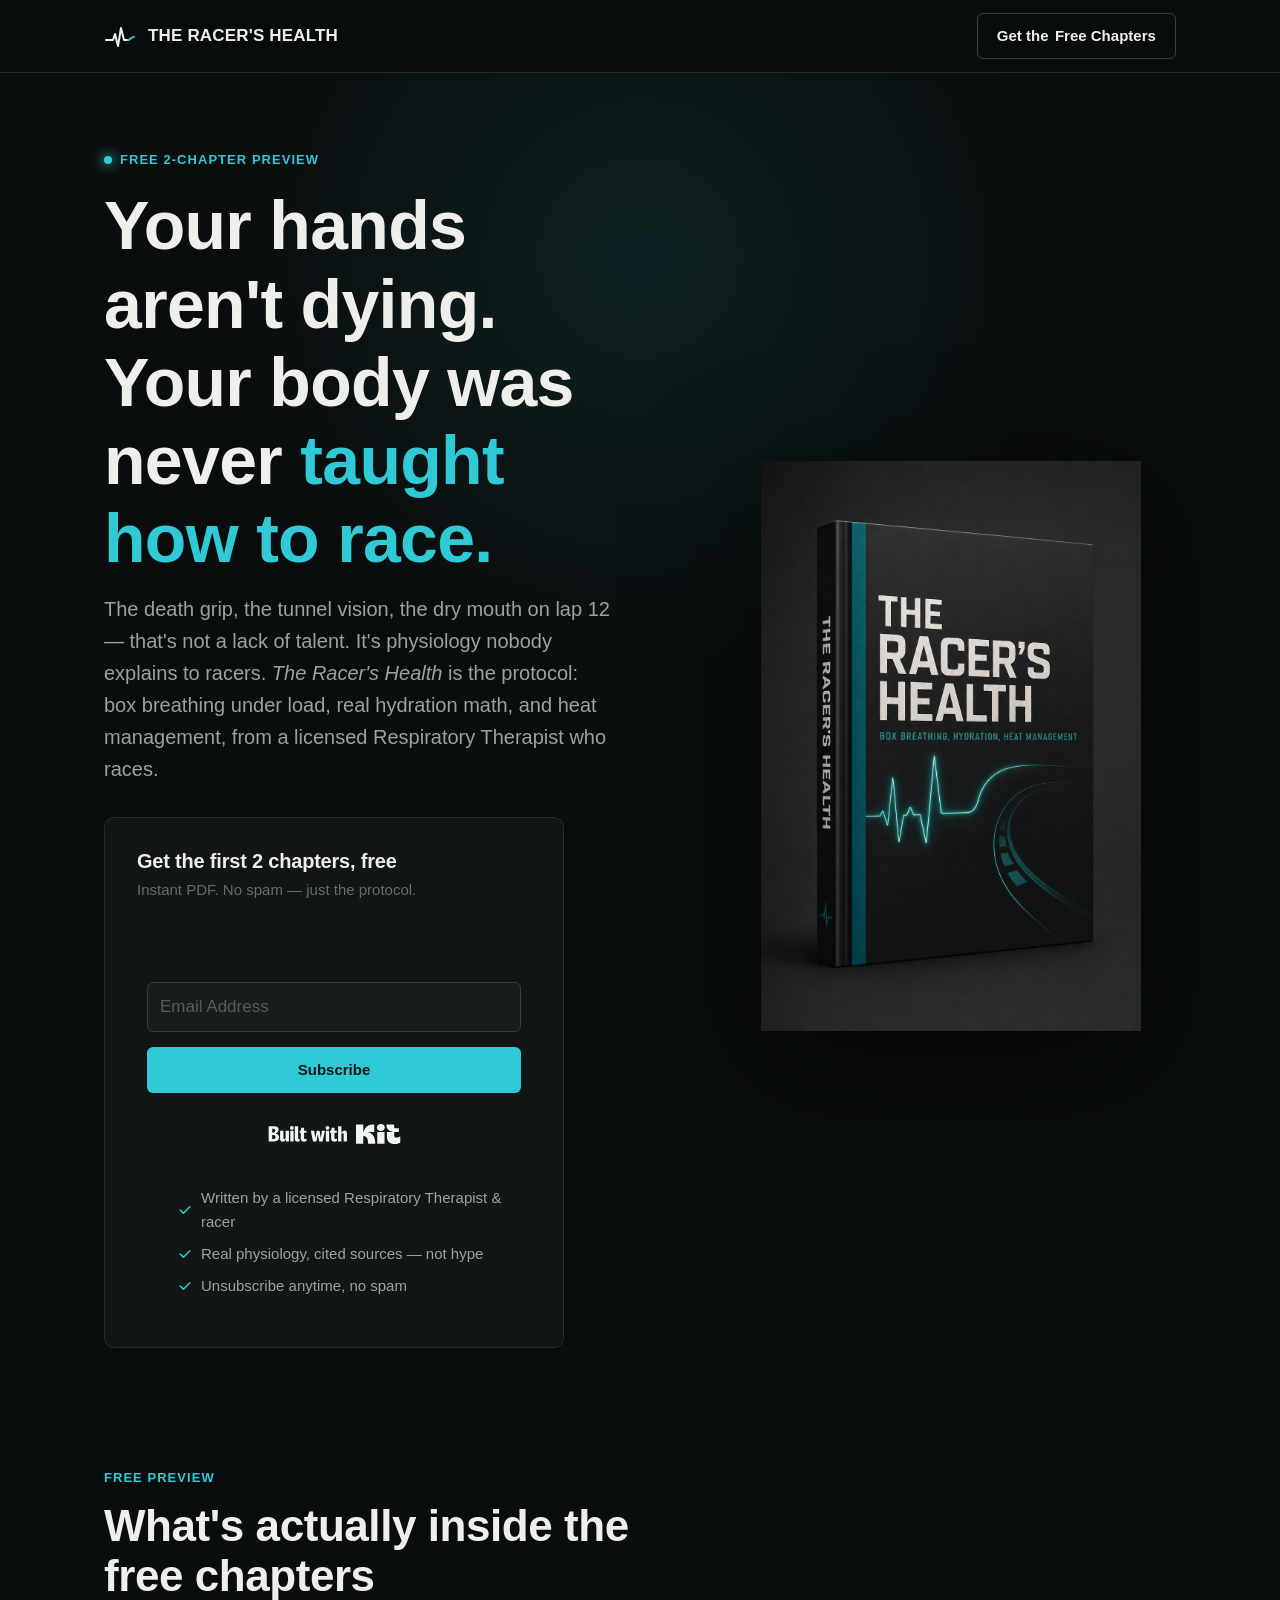
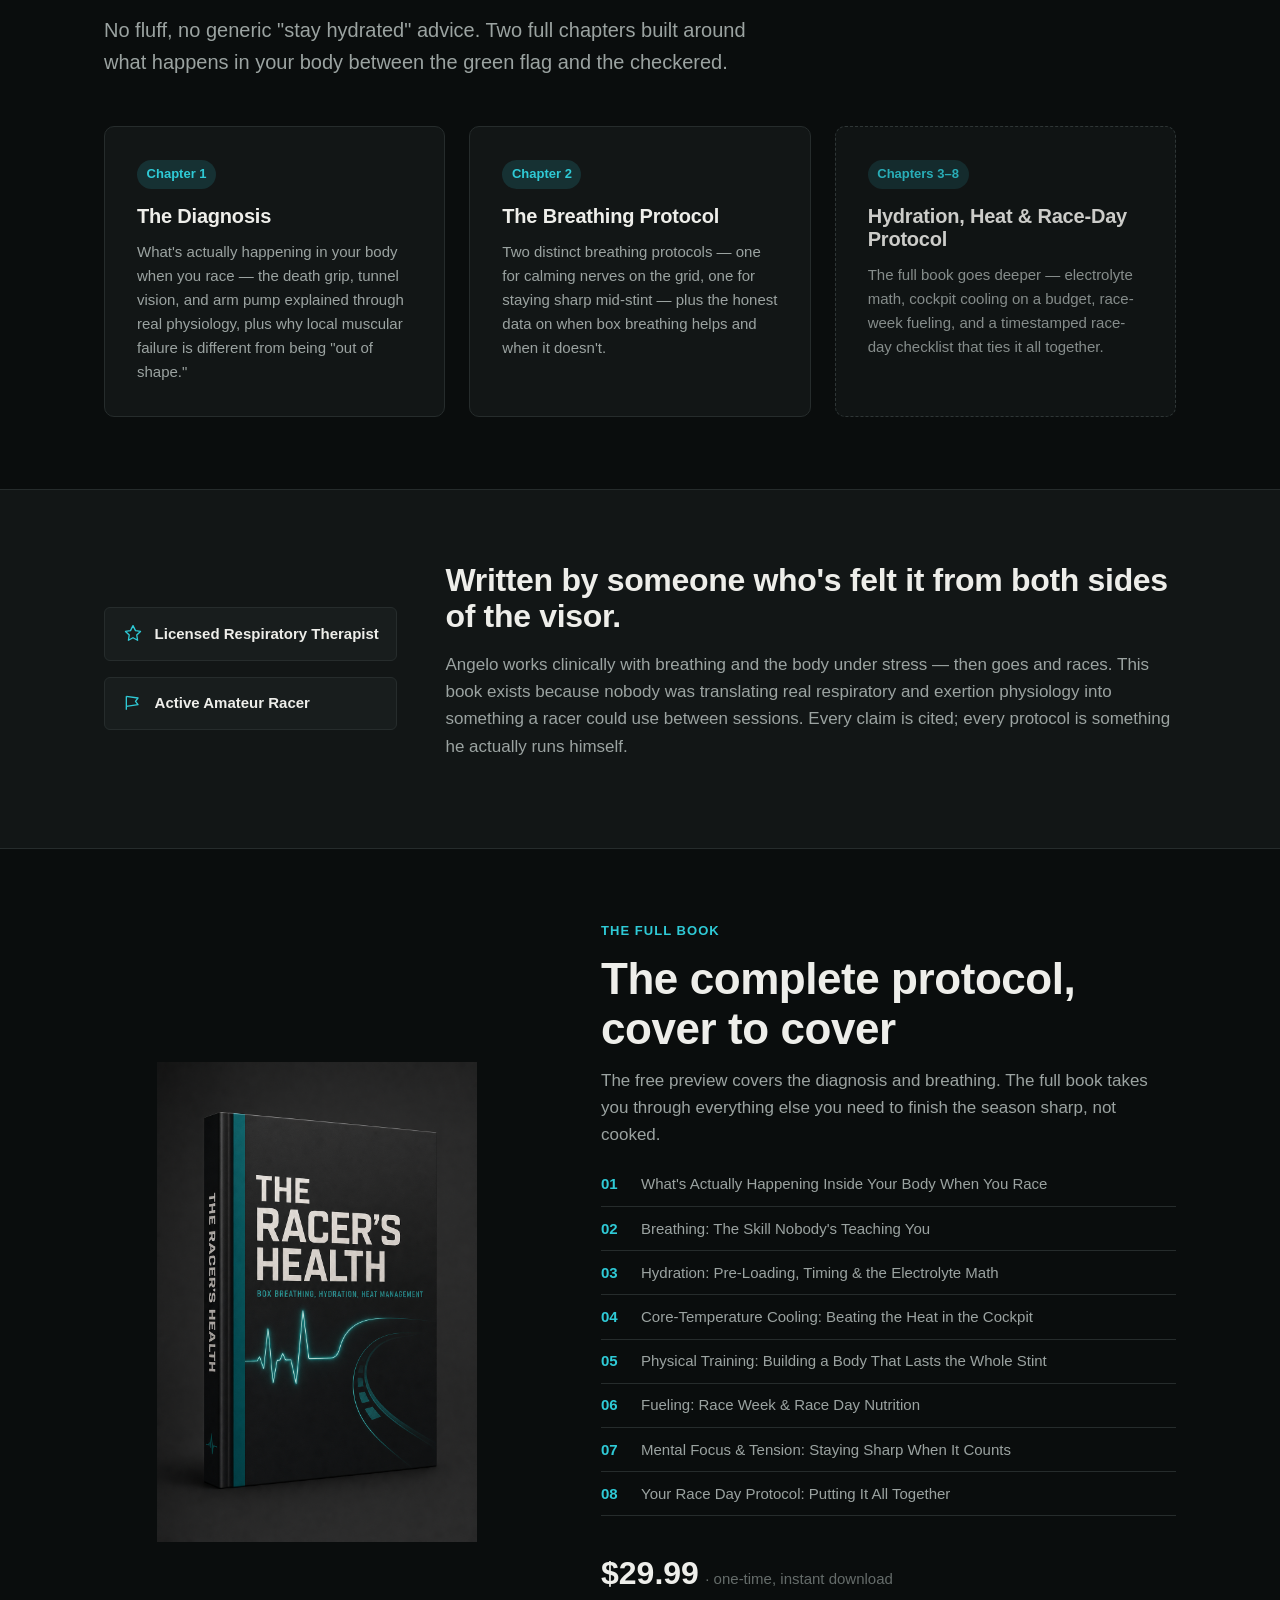
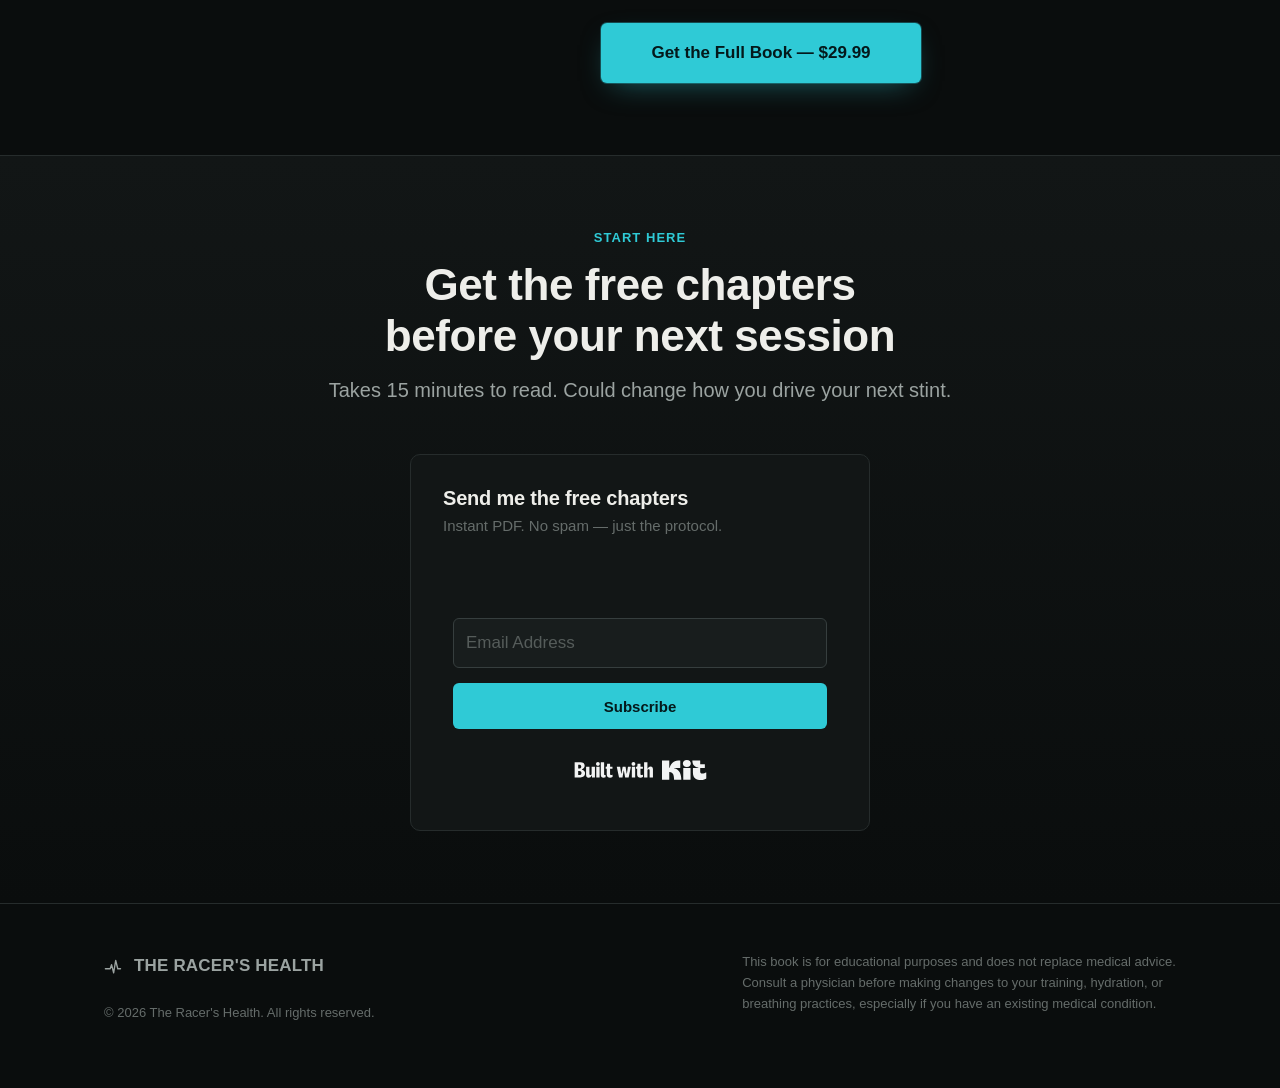
<file: index.html>
<!DOCTYPE html>
<html lang="en">
<head>
<meta charset="UTF-8">
<meta name="viewport" content="width=device-width, initial-scale=1.0">
<title>The Racer's Health — Get the Free Chapters</title>
<meta name="description" content="A free preview from The Racer's Health: the breathing, hydration, and heat-management protocol nobody teaches racers. Written by a licensed Respiratory Therapist and racer.">

<!-- ============================================================
     META PIXEL — PASTE YOUR PIXEL BASE CODE HERE
     1. Go to Meta Events Manager > your Pixel > Settings > Set Up Pixel Manually
     2. Copy the base code block and paste it in place of this comment
     3. Replace YOUR_PIXEL_ID below with your real Pixel ID
     This fires a PageView. The Lead event fires on thank-you.html after signup.
     ============================================================ -->
<!--
<script>
!function(f,b,e,v,n,t,s)
{if(f.fbq)return;n=f.fbq=function(){n.callMethod?
n.callMethod.apply(n,arguments):n.queue.push(arguments)};
if(!f._fbq)f._fbq=n;n.push=n;n.loaded=!0;n.version='2.0';
n.queue=[];t=b.createElement(e);t.async=!0;
t.src=v;s=b.getElementsByTagName(e)[0];
s.parentNode.insertBefore(t,s)}(window, document,'script',
'https://connect.facebook.net/en_US/fbevents.js');
fbq('init', 'YOUR_PIXEL_ID');
fbq('track', 'PageView');
</script>
-->

<script src="https://f.convertkit.com/ckjs/ck.5.js"></script>
<link rel="stylesheet" href="style.css">
</head>
<body>

<header class="site-header">
  <div class="container">
    <div class="brand">
      <svg viewBox="0 0 32 32" fill="none" aria-label="The Racer's Health logo">
        <path d="M2 20 H9 L11 14 L14 26 L17 8 L20 20 H24" stroke="currentColor" stroke-width="2" stroke-linecap="round" stroke-linejoin="round"/>
        <path d="M24 20 C 26 20 27 17 30 17" stroke="#2FCAD6" stroke-width="2" stroke-linecap="round"/>
      </svg>
      <span class="brand-name">The Racer's Health</span>
    </div>
    <a href="#signup" class="header-cta"><span class="long">Get the</span> Free Chapters</a>
  </div>
</header>

<main>
  <!-- ================= HERO ================= -->
  <section class="hero">
    <div class="container">
      <div class="hero-copy">
        <span class="eyebrow">Free 2-Chapter Preview</span>
        <h1>Your hands aren't dying. Your body was never <span>taught how to race.</span></h1>
        <p class="hero-sub">The death grip, the tunnel vision, the dry mouth on lap 12 — that's not a lack of talent. It's physiology nobody explains to racers. <em>The Racer's Health</em> is the protocol: box breathing under load, real hydration math, and heat management, from a licensed Respiratory Therapist who races.</p>

        <div class="signup-card" id="signup">
          <h3>Get the first 2 chapters, free</h3>
          <p class="signup-note">Instant PDF. No spam — just the protocol.</p>

          <div class="formkit-form-wrap">
<form action="https://app.kit.com/forms/9722563/subscriptions" class="seva-form formkit-form" method="post" data-sv-form="9722563" data-uid="8787737359" data-format="inline" data-version="5" data-options="{&quot;settings&quot;:{&quot;after_subscribe&quot;:{&quot;action&quot;:&quot;redirect&quot;,&quot;success_message&quot;:&quot;Success! Now check your email to confirm your subscription.&quot;,&quot;redirect_url&quot;:&quot; https://gelomespejo-creator.github.io/racers-health-funnel/thank-you.html&quot;},&quot;analytics&quot;:{&quot;google&quot;:null,&quot;fathom&quot;:null,&quot;facebook&quot;:null,&quot;segment&quot;:null,&quot;pinterest&quot;:null,&quot;sparkloop&quot;:null,&quot;googletagmanager&quot;:null},&quot;modal&quot;:{&quot;trigger&quot;:&quot;timer&quot;,&quot;scroll_percentage&quot;:null,&quot;timer&quot;:5,&quot;devices&quot;:&quot;all&quot;,&quot;show_once_every&quot;:15},&quot;powered_by&quot;:{&quot;show&quot;:true,&quot;url&quot;:&quot;https://kit.com/features/forms?utm_campaign=poweredby&amp;utm_content=form&amp;utm_medium=referral&amp;utm_source=dynamic&quot;},&quot;recaptcha&quot;:{&quot;enabled&quot;:false},&quot;return_visitor&quot;:{&quot;action&quot;:&quot;show&quot;,&quot;custom_content&quot;:&quot;&quot;},&quot;slide_in&quot;:{&quot;display_in&quot;:&quot;bottom_right&quot;,&quot;trigger&quot;:&quot;timer&quot;,&quot;scroll_percentage&quot;:null,&quot;timer&quot;:5,&quot;devices&quot;:&quot;all&quot;,&quot;show_once_every&quot;:15},&quot;sticky_bar&quot;:{&quot;display_in&quot;:&quot;top&quot;,&quot;trigger&quot;:&quot;timer&quot;,&quot;scroll_percentage&quot;:null,&quot;timer&quot;:5,&quot;devices&quot;:&quot;all&quot;,&quot;show_once_every&quot;:15}},&quot;version&quot;:&quot;5&quot;}" min-width="400 500 600 700 800" __gcruniqueid="14"><div data-style="clean"><ul class="formkit-alert formkit-alert-error" data-element="errors" data-group="alert"></ul><div data-element="fields" data-stacked="false" class="seva-fields formkit-fields"><div class="formkit-field"><input class="formkit-input" name="email_address" style="color: rgb(0, 0, 0); border-color: rgb(227, 227, 227); border-radius: 4px; font-weight: 400;" aria-label="Email Address" placeholder="Email Address" required="" type="email" __gcruniqueid="15"></div><button data-element="submit" class="formkit-submit formkit-submit" style="color: rgb(255, 255, 255); background-color: rgb(22, 119, 190); border-radius: 4px; font-weight: 400;"><div class="formkit-spinner"><div></div><div></div><div></div></div><span class="">Subscribe</span></button></div><div class="formkit-powered-by-convertkit-container"><a href="https://kit.com/features/forms?utm_campaign=poweredby&amp;utm_content=form&amp;utm_medium=referral&amp;utm_source=dynamic" data-element="powered-by" class="formkit-powered-by-convertkit" data-variant="light" target="_blank" rel="nofollow noopener">Built with Kit</a></div></div><style>.formkit-form[data-uid="8787737359"] *{box-sizing:border-box;}.formkit-form[data-uid="8787737359"]{-webkit-font-smoothing:antialiased;-moz-osx-font-smoothing:grayscale;}.formkit-form[data-uid="8787737359"] legend{border:none;font-size:inherit;margin-bottom:10px;padding:0;position:relative;display:table;}.formkit-form[data-uid="8787737359"] fieldset{border:0;padding:0.01em 0 0 0;margin:0;min-width:0;}.formkit-form[data-uid="8787737359"] body:not(:-moz-handler-blocked) fieldset{display:table-cell;}.formkit-form[data-uid="8787737359"] h1,.formkit-form[data-uid="8787737359"] h2,.formkit-form[data-uid="8787737359"] h3,.formkit-form[data-uid="8787737359"] h4,.formkit-form[data-uid="8787737359"] h5,.formkit-form[data-uid="8787737359"] h6{color:inherit;font-size:inherit;font-weight:inherit;}.formkit-form[data-uid="8787737359"] h2{font-size:1.5em;margin:1em 0;}.formkit-form[data-uid="8787737359"] h3{font-size:1.17em;margin:1em 0;}.formkit-form[data-uid="8787737359"] p{color:inherit;font-size:inherit;font-weight:inherit;}.formkit-form[data-uid="8787737359"] ol:not([template-default]),.formkit-form[data-uid="8787737359"] ul:not([template-default]),.formkit-form[data-uid="8787737359"] blockquote:not([template-default]){text-align:left;}.formkit-form[data-uid="8787737359"] p:not([template-default]),.formkit-form[data-uid="8787737359"] hr:not([template-default]),.formkit-form[data-uid="8787737359"] blockquote:not([template-default]),.formkit-form[data-uid="8787737359"] ol:not([template-default]),.formkit-form[data-uid="8787737359"] ul:not([template-default]){color:inherit;font-style:initial;}.formkit-form[data-uid="8787737359"] .ordered-list,.formkit-form[data-uid="8787737359"] .unordered-list{list-style-position:outside !important;padding-left:1em;}.formkit-form[data-uid="8787737359"] .list-item{padding-left:0;}.formkit-form[data-uid="8787737359"][data-format="modal"]{display:none;}.formkit-form[data-uid="8787737359"][data-format="slide in"]{display:none;}.formkit-form[data-uid="8787737359"][data-format="sticky bar"]{display:none;}.formkit-sticky-bar .formkit-form[data-uid="8787737359"][data-format="sticky bar"]{display:block;}.formkit-form[data-uid="8787737359"] .formkit-input,.formkit-form[data-uid="8787737359"] .formkit-select,.formkit-form[data-uid="8787737359"] .formkit-checkboxes{width:100%;}.formkit-form[data-uid="8787737359"] .formkit-button,.formkit-form[data-uid="8787737359"] .formkit-submit{border:0;border-radius:5px;color:#ffffff;cursor:pointer;display:inline-block;text-align:center;font-size:15px;font-weight:500;cursor:pointer;margin-bottom:15px;overflow:hidden;padding:0;position:relative;vertical-align:middle;}.formkit-form[data-uid="8787737359"] .formkit-button:hover,.formkit-form[data-uid="8787737359"] .formkit-submit:hover,.formkit-form[data-uid="8787737359"] .formkit-button:focus,.formkit-form[data-uid="8787737359"] .formkit-submit:focus{outline:none;}.formkit-form[data-uid="8787737359"] .formkit-button:hover > span,.formkit-form[data-uid="8787737359"] .formkit-submit:hover > span,.formkit-form[data-uid="8787737359"] .formkit-button:focus > span,.formkit-form[data-uid="8787737359"] .formkit-submit:focus > span{background-color:rgba(0,0,0,0.1);}.formkit-form[data-uid="8787737359"] .formkit-button > span,.formkit-form[data-uid="8787737359"] .formkit-submit > span{display:block;-webkit-transition:all 300ms ease-in-out;transition:all 300ms ease-in-out;padding:12px 24px;}.formkit-form[data-uid="8787737359"] .formkit-input{background:#ffffff;font-size:15px;padding:12px;border:1px solid #e3e3e3;-webkit-flex:1 0 auto;-ms-flex:1 0 auto;flex:1 0 auto;line-height:1.4;margin:0;-webkit-transition:border-color ease-out 300ms;transition:border-color ease-out 300ms;}.formkit-form[data-uid="8787737359"] .formkit-input:focus{outline:none;border-color:#1677be;-webkit-transition:border-color ease 300ms;transition:border-color ease 300ms;}.formkit-form[data-uid="8787737359"] .formkit-input::-webkit-input-placeholder{color:inherit;opacity:0.8;}.formkit-form[data-uid="8787737359"] .formkit-input::-moz-placeholder{color:inherit;opacity:0.8;}.formkit-form[data-uid="8787737359"] .formkit-input:-ms-input-placeholder{color:inherit;opacity:0.8;}.formkit-form[data-uid="8787737359"] .formkit-input::placeholder{color:inherit;opacity:0.8;}.formkit-form[data-uid="8787737359"] [data-group="dropdown"]{position:relative;display:inline-block;width:100%;}.formkit-form[data-uid="8787737359"] [data-group="dropdown"]::before{content:"";top:calc(50% - 2.5px);right:10px;position:absolute;pointer-events:none;border-color:#4f4f4f transparent transparent transparent;border-style:solid;border-width:6px 6px 0 6px;height:0;width:0;z-index:999;}.formkit-form[data-uid="8787737359"] [data-group="dropdown"] select{height:auto;width:100%;cursor:pointer;color:#333333;line-height:1.4;margin-bottom:0;padding:0 6px;-webkit-appearance:none;-moz-appearance:none;appearance:none;font-size:15px;padding:12px;padding-right:25px;border:1px solid #e3e3e3;background:#ffffff;}.formkit-form[data-uid="8787737359"] [data-group="dropdown"] select:focus{outline:none;}.formkit-form[data-uid="8787737359"] [data-group="checkboxes"]{text-align:left;margin:0;}.formkit-form[data-uid="8787737359"] [data-group="checkboxes"] [data-group="checkbox"]{margin-bottom:10px;}.formkit-form[data-uid="8787737359"] [data-group="checkboxes"] [data-group="checkbox"] *{cursor:pointer;}.formkit-form[data-uid="8787737359"] [data-group="checkboxes"] [data-group="checkbox"]:last-of-type{margin-bottom:0;}.formkit-form[data-uid="8787737359"] [data-group="checkboxes"] [data-group="checkbox"] input[type="checkbox"]{display:none;}.formkit-form[data-uid="8787737359"] [data-group="checkboxes"] [data-group="checkbox"] input[type="checkbox"] + label::after{content:none;}.formkit-form[data-uid="8787737359"] [data-group="checkboxes"] [data-group="checkbox"] input[type="checkbox"]:checked + label::after{border-color:#ffffff;content:"";}.formkit-form[data-uid="8787737359"] [data-group="checkboxes"] [data-group="checkbox"] input[type="checkbox"]:checked + label::before{background:#10bf7a;border-color:#10bf7a;}.formkit-form[data-uid="8787737359"] [data-group="checkboxes"] [data-group="checkbox"] label{position:relative;display:inline-block;padding-left:28px;}.formkit-form[data-uid="8787737359"] [data-group="checkboxes"] [data-group="checkbox"] label::before,.formkit-form[data-uid="8787737359"] [data-group="checkboxes"] [data-group="checkbox"] label::after{position:absolute;content:"";display:inline-block;}.formkit-form[data-uid="8787737359"] [data-group="checkboxes"] [data-group="checkbox"] label::before{height:16px;width:16px;border:1px solid #e3e3e3;background:#ffffff;left:0px;top:3px;}.formkit-form[data-uid="8787737359"] [data-group="checkboxes"] [data-group="checkbox"] label::after{height:4px;width:8px;border-left:2px solid #4d4d4d;border-bottom:2px solid #4d4d4d;-webkit-transform:rotate(-45deg);-ms-transform:rotate(-45deg);transform:rotate(-45deg);left:4px;top:8px;}.formkit-form[data-uid="8787737359"] .formkit-alert{background:#f9fafb;border:1px solid #e3e3e3;border-radius:5px;-webkit-flex:1 0 auto;-ms-flex:1 0 auto;flex:1 0 auto;list-style:none;margin:25px auto;padding:12px;text-align:center;width:100%;}.formkit-form[data-uid="8787737359"] .formkit-alert:empty{display:none;}.formkit-form[data-uid="8787737359"] .formkit-alert-success{background:#d3fbeb;border-color:#10bf7a;color:#0c905c;}.formkit-form[data-uid="8787737359"] .formkit-alert-error{background:#fde8e2;border-color:#f2643b;color:#ea4110;}.formkit-form[data-uid="8787737359"] .formkit-spinner{display:-webkit-box;display:-webkit-flex;display:-ms-flexbox;display:flex;height:0px;width:0px;margin:0 auto;position:absolute;top:0;left:0;right:0;width:0px;overflow:hidden;text-align:center;-webkit-transition:all 300ms ease-in-out;transition:all 300ms ease-in-out;}.formkit-form[data-uid="8787737359"] .formkit-spinner > div{margin:auto;width:12px;height:12px;background-color:#fff;opacity:0.3;border-radius:100%;display:inline-block;-webkit-animation:formkit-bouncedelay-formkit-form-data-uid-8787737359- 1.4s infinite ease-in-out both;animation:formkit-bouncedelay-formkit-form-data-uid-8787737359- 1.4s infinite ease-in-out both;}.formkit-form[data-uid="8787737359"] .formkit-spinner > div:nth-child(1){-webkit-animation-delay:-0.32s;animation-delay:-0.32s;}.formkit-form[data-uid="8787737359"] .formkit-spinner > div:nth-child(2){-webkit-animation-delay:-0.16s;animation-delay:-0.16s;}.formkit-form[data-uid="8787737359"] .formkit-submit[data-active] .formkit-spinner{opacity:1;height:100%;width:50px;}.formkit-form[data-uid="8787737359"] .formkit-submit[data-active] .formkit-spinner ~ span{opacity:0;}.formkit-form[data-uid="8787737359"] .formkit-powered-by[data-active="false"]{opacity:0.35;}.formkit-form[data-uid="8787737359"] .formkit-powered-by-convertkit-container{display:-webkit-box;display:-webkit-flex;display:-ms-flexbox;display:flex;width:100%;margin:10px 0;position:relative;}.formkit-form[data-uid="8787737359"] .formkit-powered-by-convertkit-container[data-active="false"]{opacity:0.35;}.formkit-form[data-uid="8787737359"] .formkit-powered-by-convertkit{-webkit-align-items:center;-webkit-box-align:center;-ms-flex-align:center;align-items:center;background-color:#ffffff;border-radius:9px;color:#3d3d3d;cursor:pointer;display:block;height:36px;margin:0 auto;opacity:0.95;padding:0;-webkit-text-decoration:none;text-decoration:none;text-indent:100%;-webkit-transition:ease-in-out all 200ms;transition:ease-in-out all 200ms;white-space:nowrap;overflow:hidden;-webkit-user-select:none;-moz-user-select:none;-ms-user-select:none;user-select:none;width:157px;background-repeat:no-repeat;background-position:center;background-image:url("data:image/svg+xml;charset=utf8,%3Csvg width='133' height='36' viewBox='0 0 133 36' fill='none' xmlns='http://www.w3.org/2000/svg'%3E%3Cpath d='M0.861 25.5C0.735 25.5 0.651 25.416 0.651 25.29V10.548C0.651 10.422 0.735 10.338 0.861 10.338H6.279C9.072 10.338 10.668 11.451 10.668 13.824C10.668 15.819 9.219 16.932 8.001 17.226C7.707 17.268 7.707 17.625 8.022 17.688C9.912 18.108 11.088 19.116 11.088 21.321C11.088 23.715 9.429 25.5 6.426 25.5H0.861ZM5.397 23.085C6.825 23.085 7.518 22.224 7.518 21.006C7.518 19.683 6.825 18.948 5.397 18.948H4.2V23.085H5.397ZM5.313 16.617C6.51 16.617 7.245 15.945 7.245 14.601C7.245 13.383 6.51 12.753 5.25 12.753H4.2V16.617H5.313ZM17.9758 23.883C17.9758 23.568 17.6608 23.505 17.5348 23.799C17.0308 24.954 16.1698 25.731 14.5528 25.731C12.8728 25.731 12.0958 24.471 12.0958 22.707V14.937C12.0958 14.811 12.1798 14.727 12.3058 14.727H15.2248C15.3508 14.727 15.4348 14.811 15.4348 14.937V21.657C15.4348 22.581 15.7708 23.022 16.4638 23.022C17.1778 23.022 17.6188 22.581 17.6188 21.657V14.937C17.6188 14.811 17.7028 14.727 17.8288 14.727H20.7478C20.8738 14.727 20.9578 14.811 20.9578 14.937V25.29C20.9578 25.416 20.8738 25.5 20.7478 25.5H18.1858C18.0598 25.5 17.9758 25.416 17.9758 25.29V23.883ZM25.6141 25.29C25.6141 25.416 25.5301 25.5 25.4041 25.5H22.4851C22.3591 25.5 22.2751 25.416 22.2751 25.29V14.937C22.2751 14.811 22.3591 14.727 22.4851 14.727H25.4041C25.5301 14.727 25.6141 14.811 25.6141 14.937V25.29ZM23.9131 13.74C22.8001 13.74 22.0441 12.942 22.0441 11.934C22.0441 10.926 22.8001 10.107 23.9131 10.107C25.0051 10.107 25.7611 10.926 25.7611 11.934C25.7611 12.942 25.0051 13.74 23.9131 13.74ZM26.7883 10.548C26.7883 10.422 26.8723 10.338 26.9983 10.338H29.9173C30.0433 10.338 30.1273 10.422 30.1273 10.548V22.056C30.1273 22.749 30.2533 23.085 30.8203 23.085C31.0093 23.085 31.1983 23.043 31.3663 23.001C31.5133 22.959 31.6183 22.959 31.6183 23.127V25.059C31.6183 25.164 31.5763 25.269 31.4923 25.311C30.9673 25.521 30.2953 25.71 29.5813 25.71C27.7123 25.71 26.7883 24.639 26.7883 22.476V10.548ZM32.4237 14.727C32.8227 14.727 32.9277 14.538 32.9697 14.055L33.1167 12.039C33.1167 11.913 33.2217 11.829 33.3477 11.829H35.8887C36.0147 11.829 36.0987 11.913 36.0987 12.039V14.517C36.0987 14.643 36.1827 14.727 36.3087 14.727H38.2827C38.4087 14.727 38.4927 14.811 38.4927 14.937V16.659C38.4927 16.785 38.4087 16.869 38.2827 16.869H36.0777V22.056C36.0777 22.875 36.5397 23.085 37.0647 23.085C37.4847 23.085 37.9467 22.938 38.3247 22.707C38.4717 22.623 38.5767 22.665 38.5767 22.833V24.828C38.5767 24.933 38.5347 25.017 38.4507 25.08C37.8417 25.458 36.9807 25.71 36.0357 25.71C34.2927 25.71 32.7387 24.912 32.7387 22.476V16.869H31.8567C31.7307 16.869 31.6467 16.785 31.6467 16.659V14.937C31.6467 14.811 31.7307 14.727 31.8567 14.727H32.4237ZM51.3808 14.727C51.5068 14.727 51.5908 14.79 51.6118 14.916L52.3888 19.851L52.5778 21.174C52.6198 21.468 52.9558 21.468 52.9768 21.174C53.0398 20.712 53.0818 20.271 53.1658 19.83L53.8798 14.916C53.9008 14.79 53.9848 14.727 54.1108 14.727H56.6728C56.8198 14.727 56.8828 14.811 56.8618 14.958L54.6778 25.311C54.6568 25.437 54.5728 25.5 54.4468 25.5H51.3178C51.1918 25.5 51.1078 25.437 51.0868 25.311L50.1208 20.082L49.8898 18.633C49.8688 18.444 49.6588 18.444 49.6378 18.633L49.4068 20.103L48.5458 25.311C48.5248 25.437 48.4408 25.5 48.3148 25.5H45.2068C45.0808 25.5 44.9968 25.437 44.9758 25.311L42.8128 14.958C42.7918 14.811 42.8548 14.727 43.0018 14.727H45.9628C46.0888 14.727 46.1728 14.79 46.1938 14.916L46.9288 19.83C47.0128 20.271 47.0758 20.754 47.1388 21.195C47.2018 21.51 47.4748 21.531 47.5378 21.195L47.7478 19.872L48.6088 14.916C48.6298 14.79 48.7138 14.727 48.8398 14.727H51.3808ZM61.1582 25.29C61.1582 25.416 61.0742 25.5 60.9482 25.5H58.0292C57.9032 25.5 57.8192 25.416 57.8192 25.29V14.937C57.8192 14.811 57.9032 14.727 58.0292 14.727H60.9482C61.0742 14.727 61.1582 14.811 61.1582 14.937V25.29ZM59.4572 13.74C58.3442 13.74 57.5882 12.942 57.5882 11.934C57.5882 10.926 58.3442 10.107 59.4572 10.107C60.5492 10.107 61.3052 10.926 61.3052 11.934C61.3052 12.942 60.5492 13.74 59.4572 13.74ZM62.8154 14.727C63.2144 14.727 63.3194 14.538 63.3614 14.055L63.5084 12.039C63.5084 11.913 63.6134 11.829 63.7394 11.829H66.2804C66.4064 11.829 66.4904 11.913 66.4904 12.039V14.517C66.4904 14.643 66.5744 14.727 66.7004 14.727H68.6744C68.8004 14.727 68.8844 14.811 68.8844 14.937V16.659C68.8844 16.785 68.8004 16.869 68.6744 16.869H66.4694V22.056C66.4694 22.875 66.9314 23.085 67.4564 23.085C67.8764 23.085 68.3384 22.938 68.7164 22.707C68.8634 22.623 68.9684 22.665 68.9684 22.833V24.828C68.9684 24.933 68.9264 25.017 68.8424 25.08C68.2334 25.458 67.3724 25.71 66.4274 25.71C64.6844 25.71 63.1304 24.912 63.1304 22.476V16.869H62.2484C62.1224 16.869 62.0384 16.785 62.0384 16.659V14.937C62.0384 14.811 62.1224 14.727 62.2484 14.727H62.8154ZM73.4298 16.323C73.4298 16.638 73.7868 16.68 73.9128 16.407C74.3748 15.315 75.1308 14.496 76.6008 14.496C78.2178 14.496 78.9528 15.609 78.9528 17.373V25.29C78.9528 25.416 78.8688 25.5 78.7428 25.5H75.8238C75.6978 25.5 75.6138 25.416 75.6138 25.29V18.633C75.6138 17.709 75.2778 17.268 74.5848 17.268C73.8708 17.268 73.4298 17.709 73.4298 18.633V25.29C73.4298 25.416 73.3458 25.5 73.2198 25.5H70.3008C70.1748 25.5 70.0908 25.416 70.0908 25.29V10.548C70.0908 10.422 70.1748 10.338 70.3008 10.338H73.2198C73.3458 10.338 73.4298 10.422 73.4298 10.548V16.323Z' fill='%231E1E1E'/%3E%3Cpath d='M100.132 16.3203C105.58 17.3761 107.272 22.4211 107.318 27.4961C107.318 27.6101 107.226 27.7041 107.112 27.7041H100.252C100.138 27.7041 100.046 27.6121 100.046 27.5001C100.026 23.5629 99.3877 20.0896 95.4865 19.9396C95.3705 19.9356 95.2725 20.0276 95.2725 20.1456V27.5001C95.2725 27.6141 95.1806 27.7061 95.0666 27.7061H88.206C88.092 27.7061 88 27.6141 88 27.5001V8.75585C88 8.64187 88.092 8.54989 88.206 8.54989H95.0686C95.1826 8.54989 95.2745 8.64187 95.2745 8.75585V15.7764C95.2745 15.8804 95.3585 15.9644 95.4625 15.9644C95.5445 15.9644 95.6185 15.9104 95.6425 15.8324C97.4081 10.0416 100.709 8.58588 106.07 8.55189C106.184 8.55189 106.276 8.64387 106.276 8.75785V15.7604C106.276 15.8744 106.184 15.9664 106.07 15.9664H100.166C100.066 15.9664 99.9856 16.0464 99.9856 16.1464C99.9856 16.2304 100.048 16.3043 100.132 16.3203ZM118.918 20.7095V16.1704C118.918 16.0564 119.01 15.9644 119.124 15.9644H124.173C124.273 15.9644 124.353 15.8844 124.353 15.7844C124.353 15.6985 124.291 15.6245 124.207 15.6085C120.256 14.8246 118.432 12.5511 118.37 8.75585C118.368 8.64387 118.458 8.54989 118.572 8.54989H125.986C126.1 8.54989 126.192 8.64187 126.192 8.75585V11.9532C126.192 12.0672 126.284 12.1592 126.398 12.1592H130.649C130.763 12.1592 130.855 12.2511 130.855 12.3651V15.7624C130.855 15.8764 130.763 15.9684 130.649 15.9684H126.398C126.284 15.9684 126.192 16.0604 126.192 16.1744V19.8356C126.192 21.1294 126.986 21.5553 128.04 21.5553C129.692 21.5553 131.323 20.8114 131.977 20.4735C132.113 20.4035 132.277 20.5015 132.277 20.6555V26.3543C132.277 26.5063 132.193 26.6463 132.059 26.7183C131.413 27.0582 129.418 28 127.136 28C122.435 27.996 118.918 26.0824 118.918 20.7095ZM109.266 27.4981V16.1704C109.266 16.0564 109.358 15.9644 109.472 15.9644H116.334C116.448 15.9644 116.54 16.0564 116.54 16.1704V27.4981C116.54 27.6121 116.448 27.7041 116.334 27.7041H109.472C109.358 27.7021 109.266 27.6101 109.266 27.4981ZM108.876 11.4913C108.876 13.4189 110.238 14.9826 112.853 14.9826C115.469 14.9826 116.83 13.4189 116.83 11.4913C116.83 9.56369 115.471 8 112.853 8C110.238 8 108.876 9.56369 108.876 11.4913Z' fill='%231E1E1E'/%3E%3C/svg%3E");}.formkit-form[data-uid="8787737359"] .formkit-powered-by-convertkit:hover,.formkit-form[data-uid="8787737359"] .formkit-powered-by-convertkit:focus{background-color:#ffffff;-webkit-transform:scale(1.025) perspective(1px);-ms-transform:scale(1.025) perspective(1px);transform:scale(1.025) perspective(1px);opacity:1;}.formkit-form[data-uid="8787737359"] .formkit-powered-by-convertkit[data-variant="light"],.formkit-form[data-uid="8787737359"] .formkit-powered-by-convertkit[data-variant="light"]{background-color:transparent;border-color:transparent;width:133px;}.formkit-form[data-uid="8787737359"] .formkit-powered-by-convertkit[data-variant="light"]{color:#ffffff;background-image:url("data:image/svg+xml;charset=utf8,%3Csvg width='133' height='36' viewBox='0 0 133 36' fill='none' xmlns='http://www.w3.org/2000/svg'%3E%3Cpath d='M0.861 25.5C0.735 25.5 0.651 25.416 0.651 25.29V10.548C0.651 10.422 0.735 10.338 0.861 10.338H6.279C9.072 10.338 10.668 11.451 10.668 13.824C10.668 15.819 9.219 16.932 8.001 17.226C7.707 17.268 7.707 17.625 8.022 17.688C9.912 18.108 11.088 19.116 11.088 21.321C11.088 23.715 9.429 25.5 6.426 25.5H0.861ZM5.397 23.085C6.825 23.085 7.518 22.224 7.518 21.006C7.518 19.683 6.825 18.948 5.397 18.948H4.2V23.085H5.397ZM5.313 16.617C6.51 16.617 7.245 15.945 7.245 14.601C7.245 13.383 6.51 12.753 5.25 12.753H4.2V16.617H5.313ZM17.9758 23.883C17.9758 23.568 17.6608 23.505 17.5348 23.799C17.0308 24.954 16.1698 25.731 14.5528 25.731C12.8728 25.731 12.0958 24.471 12.0958 22.707V14.937C12.0958 14.811 12.1798 14.727 12.3058 14.727H15.2248C15.3508 14.727 15.4348 14.811 15.4348 14.937V21.657C15.4348 22.581 15.7708 23.022 16.4638 23.022C17.1778 23.022 17.6188 22.581 17.6188 21.657V14.937C17.6188 14.811 17.7028 14.727 17.8288 14.727H20.7478C20.8738 14.727 20.9578 14.811 20.9578 14.937V25.29C20.9578 25.416 20.8738 25.5 20.7478 25.5H18.1858C18.0598 25.5 17.9758 25.416 17.9758 25.29V23.883ZM25.6141 25.29C25.6141 25.416 25.5301 25.5 25.4041 25.5H22.4851C22.3591 25.5 22.2751 25.416 22.2751 25.29V14.937C22.2751 14.811 22.3591 14.727 22.4851 14.727H25.4041C25.5301 14.727 25.6141 14.811 25.6141 14.937V25.29ZM23.9131 13.74C22.8001 13.74 22.0441 12.942 22.0441 11.934C22.0441 10.926 22.8001 10.107 23.9131 10.107C25.0051 10.107 25.7611 10.926 25.7611 11.934C25.7611 12.942 25.0051 13.74 23.9131 13.74ZM26.7883 10.548C26.7883 10.422 26.8723 10.338 26.9983 10.338H29.9173C30.0433 10.338 30.1273 10.422 30.1273 10.548V22.056C30.1273 22.749 30.2533 23.085 30.8203 23.085C31.0093 23.085 31.1983 23.043 31.3663 23.001C31.5133 22.959 31.6183 22.959 31.6183 23.127V25.059C31.6183 25.164 31.5763 25.269 31.4923 25.311C30.9673 25.521 30.2953 25.71 29.5813 25.71C27.7123 25.71 26.7883 24.639 26.7883 22.476V10.548ZM32.4237 14.727C32.8227 14.727 32.9277 14.538 32.9697 14.055L33.1167 12.039C33.1167 11.913 33.2217 11.829 33.3477 11.829H35.8887C36.0147 11.829 36.0987 11.913 36.0987 12.039V14.517C36.0987 14.643 36.1827 14.727 36.3087 14.727H38.2827C38.4087 14.727 38.4927 14.811 38.4927 14.937V16.659C38.4927 16.785 38.4087 16.869 38.2827 16.869H36.0777V22.056C36.0777 22.875 36.5397 23.085 37.0647 23.085C37.4847 23.085 37.9467 22.938 38.3247 22.707C38.4717 22.623 38.5767 22.665 38.5767 22.833V24.828C38.5767 24.933 38.5347 25.017 38.4507 25.08C37.8417 25.458 36.9807 25.71 36.0357 25.71C34.2927 25.71 32.7387 24.912 32.7387 22.476V16.869H31.8567C31.7307 16.869 31.6467 16.785 31.6467 16.659V14.937C31.6467 14.811 31.7307 14.727 31.8567 14.727H32.4237ZM51.3808 14.727C51.5068 14.727 51.5908 14.79 51.6118 14.916L52.3888 19.851L52.5778 21.174C52.6198 21.468 52.9558 21.468 52.9768 21.174C53.0398 20.712 53.0818 20.271 53.1658 19.83L53.8798 14.916C53.9008 14.79 53.9848 14.727 54.1108 14.727H56.6728C56.8198 14.727 56.8828 14.811 56.8618 14.958L54.6778 25.311C54.6568 25.437 54.5728 25.5 54.4468 25.5H51.3178C51.1918 25.5 51.1078 25.437 51.0868 25.311L50.1208 20.082L49.8898 18.633C49.8688 18.444 49.6588 18.444 49.6378 18.633L49.4068 20.103L48.5458 25.311C48.5248 25.437 48.4408 25.5 48.3148 25.5H45.2068C45.0808 25.5 44.9968 25.437 44.9758 25.311L42.8128 14.958C42.7918 14.811 42.8548 14.727 43.0018 14.727H45.9628C46.0888 14.727 46.1728 14.79 46.1938 14.916L46.9288 19.83C47.0128 20.271 47.0758 20.754 47.1388 21.195C47.2018 21.51 47.4748 21.531 47.5378 21.195L47.7478 19.872L48.6088 14.916C48.6298 14.79 48.7138 14.727 48.8398 14.727H51.3808ZM61.1582 25.29C61.1582 25.416 61.0742 25.5 60.9482 25.5H58.0292C57.9032 25.5 57.8192 25.416 57.8192 25.29V14.937C57.8192 14.811 57.9032 14.727 58.0292 14.727H60.9482C61.0742 14.727 61.1582 14.811 61.1582 14.937V25.29ZM59.4572 13.74C58.3442 13.74 57.5882 12.942 57.5882 11.934C57.5882 10.926 58.3442 10.107 59.4572 10.107C60.5492 10.107 61.3052 10.926 61.3052 11.934C61.3052 12.942 60.5492 13.74 59.4572 13.74ZM62.8154 14.727C63.2144 14.727 63.3194 14.538 63.3614 14.055L63.5084 12.039C63.5084 11.913 63.6134 11.829 63.7394 11.829H66.2804C66.4064 11.829 66.4904 11.913 66.4904 12.039V14.517C66.4904 14.643 66.5744 14.727 66.7004 14.727H68.6744C68.8004 14.727 68.8844 14.811 68.8844 14.937V16.659C68.8844 16.785 68.8004 16.869 68.6744 16.869H66.4694V22.056C66.4694 22.875 66.9314 23.085 67.4564 23.085C67.8764 23.085 68.3384 22.938 68.7164 22.707C68.8634 22.623 68.9684 22.665 68.9684 22.833V24.828C68.9684 24.933 68.9264 25.017 68.8424 25.08C68.2334 25.458 67.3724 25.71 66.4274 25.71C64.6844 25.71 63.1304 24.912 63.1304 22.476V16.869H62.2484C62.1224 16.869 62.0384 16.785 62.0384 16.659V14.937C62.0384 14.811 62.1224 14.727 62.2484 14.727H62.8154ZM73.4298 16.323C73.4298 16.638 73.7868 16.68 73.9128 16.407C74.3748 15.315 75.1308 14.496 76.6008 14.496C78.2178 14.496 78.9528 15.609 78.9528 17.373V25.29C78.9528 25.416 78.8688 25.5 78.7428 25.5H75.8238C75.6978 25.5 75.6138 25.416 75.6138 25.29V18.633C75.6138 17.709 75.2778 17.268 74.5848 17.268C73.8708 17.268 73.4298 17.709 73.4298 18.633V25.29C73.4298 25.416 73.3458 25.5 73.2198 25.5H70.3008C70.1748 25.5 70.0908 25.416 70.0908 25.29V10.548C70.0908 10.422 70.1748 10.338 70.3008 10.338H73.2198C73.3458 10.338 73.4298 10.422 73.4298 10.548V16.323Z' fill='white'/%3E%3Cpath d='M100.132 16.3203C105.58 17.3761 107.272 22.4211 107.318 27.4961C107.318 27.6101 107.226 27.7041 107.112 27.7041H100.252C100.138 27.7041 100.046 27.6121 100.046 27.5001C100.026 23.5629 99.3877 20.0896 95.4865 19.9396C95.3705 19.9356 95.2725 20.0276 95.2725 20.1456V27.5001C95.2725 27.6141 95.1806 27.7061 95.0666 27.7061H88.206C88.092 27.7061 88 27.6141 88 27.5001V8.75585C88 8.64187 88.092 8.54989 88.206 8.54989H95.0686C95.1826 8.54989 95.2745 8.64187 95.2745 8.75585V15.7764C95.2745 15.8804 95.3585 15.9644 95.4625 15.9644C95.5445 15.9644 95.6185 15.9104 95.6425 15.8324C97.4081 10.0416 100.709 8.58588 106.07 8.55189C106.184 8.55189 106.276 8.64387 106.276 8.75785V15.7604C106.276 15.8744 106.184 15.9664 106.07 15.9664H100.166C100.066 15.9664 99.9856 16.0464 99.9856 16.1464C99.9856 16.2304 100.048 16.3043 100.132 16.3203ZM118.918 20.7095V16.1704C118.918 16.0564 119.01 15.9644 119.124 15.9644H124.173C124.273 15.9644 124.353 15.8844 124.353 15.7844C124.353 15.6985 124.291 15.6245 124.207 15.6085C120.256 14.8246 118.432 12.5511 118.37 8.75585C118.368 8.64387 118.458 8.54989 118.572 8.54989H125.986C126.1 8.54989 126.192 8.64187 126.192 8.75585V11.9532C126.192 12.0672 126.284 12.1592 126.398 12.1592H130.649C130.763 12.1592 130.855 12.2511 130.855 12.3651V15.7624C130.855 15.8764 130.763 15.9684 130.649 15.9684H126.398C126.284 15.9684 126.192 16.0604 126.192 16.1744V19.8356C126.192 21.1294 126.986 21.5553 128.04 21.5553C129.692 21.5553 131.323 20.8114 131.977 20.4735C132.113 20.4035 132.277 20.5015 132.277 20.6555V26.3543C132.277 26.5063 132.193 26.6463 132.059 26.7183C131.413 27.0582 129.418 28 127.136 28C122.435 27.996 118.918 26.0824 118.918 20.7095ZM109.266 27.4981V16.1704C109.266 16.0564 109.358 15.9644 109.472 15.9644H116.334C116.448 15.9644 116.54 16.0564 116.54 16.1704V27.4981C116.54 27.6121 116.448 27.7041 116.334 27.7041H109.472C109.358 27.7021 109.266 27.6101 109.266 27.4981ZM108.876 11.4913C108.876 13.4189 110.238 14.9826 112.853 14.9826C115.469 14.9826 116.83 13.4189 116.83 11.4913C116.83 9.56369 115.471 8 112.853 8C110.238 8 108.876 9.56369 108.876 11.4913Z' fill='white'/%3E%3C/svg%3E");}@-webkit-keyframes formkit-bouncedelay-formkit-form-data-uid-8787737359-{0%,80%,100%{-webkit-transform:scale(0);-ms-transform:scale(0);transform:scale(0);}40%{-webkit-transform:scale(1);-ms-transform:scale(1);transform:scale(1);}}@keyframes formkit-bouncedelay-formkit-form-data-uid-8787737359-{0%,80%,100%{-webkit-transform:scale(0);-ms-transform:scale(0);transform:scale(0);}40%{-webkit-transform:scale(1);-ms-transform:scale(1);transform:scale(1);}}.formkit-form[data-uid="8787737359"] blockquote{padding:10px 20px;margin:0 0 20px;border-left:5px solid #e1e1e1;}.formkit-form[data-uid="8787737359"] .seva-custom-content{padding:15px;font-size:16px;color:#fff;mix-blend-mode:difference;}.formkit-form[data-uid="8787737359"] .formkit-modal.guard{max-width:420px;width:100%;} .formkit-form[data-uid="8787737359"]{max-width:700px;}.formkit-form[data-uid="8787737359"] [data-style="clean"]{width:100%;}.formkit-form[data-uid="8787737359"] .formkit-fields{display:-webkit-box;display:-webkit-flex;display:-ms-flexbox;display:flex;-webkit-flex-wrap:wrap;-ms-flex-wrap:wrap;flex-wrap:wrap;margin:0 auto;}.formkit-form[data-uid="8787737359"] .formkit-field,.formkit-form[data-uid="8787737359"] .formkit-submit{margin:0 0 15px 0;-webkit-flex:1 0 100%;-ms-flex:1 0 100%;flex:1 0 100%;}.formkit-form[data-uid="8787737359"] .formkit-powered-by-convertkit-container{margin:0;}.formkit-form[data-uid="8787737359"] .formkit-submit{position:static;}.formkit-form[data-uid="8787737359"][min-width~="700"] [data-style="clean"],.formkit-form[data-uid="8787737359"][min-width~="800"] [data-style="clean"]{padding:10px;padding-top:56px;}.formkit-form[data-uid="8787737359"][min-width~="700"] .formkit-fields[data-stacked="false"],.formkit-form[data-uid="8787737359"][min-width~="800"] .formkit-fields[data-stacked="false"]{margin-left:-5px;margin-right:-5px;}.formkit-form[data-uid="8787737359"][min-width~="700"] .formkit-fields[data-stacked="false"] .formkit-field,.formkit-form[data-uid="8787737359"][min-width~="800"] .formkit-fields[data-stacked="false"] .formkit-field,.formkit-form[data-uid="8787737359"][min-width~="700"] .formkit-fields[data-stacked="false"] .formkit-submit,.formkit-form[data-uid="8787737359"][min-width~="800"] .formkit-fields[data-stacked="false"] .formkit-submit{margin:0 5px 15px 5px;}.formkit-form[data-uid="8787737359"][min-width~="700"] .formkit-fields[data-stacked="false"] .formkit-field,.formkit-form[data-uid="8787737359"][min-width~="800"] .formkit-fields[data-stacked="false"] .formkit-field{-webkit-flex:100 1 auto;-ms-flex:100 1 auto;flex:100 1 auto;}.formkit-form[data-uid="8787737359"][min-width~="700"] .formkit-fields[data-stacked="false"] .formkit-submit,.formkit-form[data-uid="8787737359"][min-width~="800"] .formkit-fields[data-stacked="false"] .formkit-submit{-webkit-flex:1 1 auto;-ms-flex:1 1 auto;flex:1 1 auto;} </style></form>
          </div>

          <ul class="trust-row">
            <li><svg viewBox="0 0 20 20" fill="none"><path d="M4 10l4 4 8-8" stroke="currentColor" stroke-width="2" stroke-linecap="round" stroke-linejoin="round"/></svg> Written by a licensed Respiratory Therapist &amp; racer</li>
            <li><svg viewBox="0 0 20 20" fill="none"><path d="M4 10l4 4 8-8" stroke="currentColor" stroke-width="2" stroke-linecap="round" stroke-linejoin="round"/></svg> Real physiology, cited sources — not hype</li>
            <li><svg viewBox="0 0 20 20" fill="none"><path d="M4 10l4 4 8-8" stroke="currentColor" stroke-width="2" stroke-linecap="round" stroke-linejoin="round"/></svg> Unsubscribe anytime, no spam</li>
          </ul>
        </div>
      </div>

      <div class="hero-visual">
        <img src="assets/book-cover-mockup.png" alt="The Racer's Health book cover" width="380">
      </div>
    </div>
  </section>

  <!-- ================= WHAT'S INSIDE ================= -->
  <section class="inside">
    <div class="container">
      <span class="section-label">Free Preview</span>
      <h2 class="section-title">What's actually inside the free chapters</h2>
      <p class="section-intro">No fluff, no generic "stay hydrated" advice. Two full chapters built around what happens in your body between the green flag and the checkered.</p>

      <div class="inside-grid">
        <div class="inside-card">
          <span class="chip">Chapter 1</span>
          <h4>The Diagnosis</h4>
          <p>What's actually happening in your body when you race — the death grip, tunnel vision, and arm pump explained through real physiology, plus why local muscular failure is different from being "out of shape."</p>
        </div>
        <div class="inside-card">
          <span class="chip">Chapter 2</span>
          <h4>The Breathing Protocol</h4>
          <p>Two distinct breathing protocols — one for calming nerves on the grid, one for staying sharp mid-stint — plus the honest data on when box breathing helps and when it doesn't.</p>
        </div>
        <div class="inside-card locked">
          <span class="chip">Chapters 3–8</span>
          <h4>Hydration, Heat &amp; Race-Day Protocol</h4>
          <p>The full book goes deeper — electrolyte math, cockpit cooling on a budget, race-week fueling, and a timestamped race-day checklist that ties it all together.</p>
        </div>
      </div>
    </div>
  </section>

  <!-- ================= CREDIBILITY ================= -->
  <section class="credibility">
    <div class="container">
      <div class="cred-grid">
        <div class="cred-badges">
          <div class="cred-badge">
            <svg viewBox="0 0 24 24" fill="none"><path d="M12 2l3 6 6 .9-4.5 4.3 1 6.3-5.5-3-5.5 3 1-6.3L3 8.9 9 8z" stroke="currentColor" stroke-width="1.6" stroke-linejoin="round"/></svg>
            Licensed Respiratory Therapist
          </div>
          <div class="cred-badge">
            <svg viewBox="0 0 24 24" fill="none"><path d="M4 4v16M4 4l14 2-3 4 3 4-14 2" stroke="currentColor" stroke-width="1.6" stroke-linejoin="round"/></svg>
            Active Amateur Racer
          </div>
        </div>
        <div class="cred-copy">
          <h3>Written by someone who's felt it from both sides of the visor.</h3>
          <p>Angelo works clinically with breathing and the body under stress — then goes and races. This book exists because nobody was translating real respiratory and exertion physiology into something a racer could use between sessions. Every claim is cited; every protocol is something he actually runs himself.</p>
        </div>
      </div>
    </div>
  </section>

  <!-- ================= FULL SYSTEM TEASER ================= -->
  <section class="system">
    <div class="container">
      <div class="system-grid">
        <div class="book-visual">
          <img src="assets/book-cover-mockup.png" alt="The Racer's Health full book" width="320">
        </div>
        <div>
          <span class="section-label">The Full Book</span>
          <h2 class="section-title">The complete protocol, cover to cover</h2>
          <p>The free preview covers the diagnosis and breathing. The full book takes you through everything else you need to finish the season sharp, not cooked.</p>

          <ul class="chapter-list">
            <li><span class="num">01</span> What's Actually Happening Inside Your Body When You Race</li>
            <li><span class="num">02</span> Breathing: The Skill Nobody's Teaching You</li>
            <li><span class="num">03</span> Hydration: Pre-Loading, Timing &amp; the Electrolyte Math</li>
            <li><span class="num">04</span> Core-Temperature Cooling: Beating the Heat in the Cockpit</li>
            <li><span class="num">05</span> Physical Training: Building a Body That Lasts the Whole Stint</li>
            <li><span class="num">06</span> Fueling: Race Week &amp; Race Day Nutrition</li>
            <li><span class="num">07</span> Mental Focus &amp; Tension: Staying Sharp When It Counts</li>
            <li><span class="num">08</span> Your Race Day Protocol: Putting It All Together</li>
          </ul>

          <div class="price-tag">$29.99 <span>· one-time, instant download</span></div>

          <a href="https://angelo-espejo.kit.com/products/the-racers-health?step=checkout" class="btn btn-primary" style="max-width:320px; white-space:nowrap;">Get the Full Book — $29.99</a>
        </div>
      </div>
    </div>
  </section>

  <!-- ================= FINAL CTA ================= -->
  <section class="final-cta">
    <div class="container">
      <span class="section-label">Start Here</span>
      <h2 class="section-title">Get the free chapters before your next session</h2>
      <p class="section-intro">Takes 15 minutes to read. Could change how you drive your next stint.</p>

      <div class="signup-card">
        <h3>Send me the free chapters</h3>
        <p class="signup-note">Instant PDF. No spam — just the protocol.</p>
        <div class="formkit-form-wrap">
<form action="https://app.kit.com/forms/9722563/subscriptions" class="seva-form formkit-form" method="post" data-sv-form="9722563" data-uid="8787737359" data-format="inline" data-version="5" data-options="{&quot;settings&quot;:{&quot;after_subscribe&quot;:{&quot;action&quot;:&quot;redirect&quot;,&quot;success_message&quot;:&quot;Success! Now check your email to confirm your subscription.&quot;,&quot;redirect_url&quot;:&quot; https://gelomespejo-creator.github.io/racers-health-funnel/thank-you.html&quot;},&quot;analytics&quot;:{&quot;google&quot;:null,&quot;fathom&quot;:null,&quot;facebook&quot;:null,&quot;segment&quot;:null,&quot;pinterest&quot;:null,&quot;sparkloop&quot;:null,&quot;googletagmanager&quot;:null},&quot;modal&quot;:{&quot;trigger&quot;:&quot;timer&quot;,&quot;scroll_percentage&quot;:null,&quot;timer&quot;:5,&quot;devices&quot;:&quot;all&quot;,&quot;show_once_every&quot;:15},&quot;powered_by&quot;:{&quot;show&quot;:true,&quot;url&quot;:&quot;https://kit.com/features/forms?utm_campaign=poweredby&amp;utm_content=form&amp;utm_medium=referral&amp;utm_source=dynamic&quot;},&quot;recaptcha&quot;:{&quot;enabled&quot;:false},&quot;return_visitor&quot;:{&quot;action&quot;:&quot;show&quot;,&quot;custom_content&quot;:&quot;&quot;},&quot;slide_in&quot;:{&quot;display_in&quot;:&quot;bottom_right&quot;,&quot;trigger&quot;:&quot;timer&quot;,&quot;scroll_percentage&quot;:null,&quot;timer&quot;:5,&quot;devices&quot;:&quot;all&quot;,&quot;show_once_every&quot;:15},&quot;sticky_bar&quot;:{&quot;display_in&quot;:&quot;top&quot;,&quot;trigger&quot;:&quot;timer&quot;,&quot;scroll_percentage&quot;:null,&quot;timer&quot;:5,&quot;devices&quot;:&quot;all&quot;,&quot;show_once_every&quot;:15}},&quot;version&quot;:&quot;5&quot;}" min-width="400 500 600 700 800" __gcruniqueid="14"><div data-style="clean"><ul class="formkit-alert formkit-alert-error" data-element="errors" data-group="alert"></ul><div data-element="fields" data-stacked="false" class="seva-fields formkit-fields"><div class="formkit-field"><input class="formkit-input" name="email_address" style="color: rgb(0, 0, 0); border-color: rgb(227, 227, 227); border-radius: 4px; font-weight: 400;" aria-label="Email Address" placeholder="Email Address" required="" type="email" __gcruniqueid="15"></div><button data-element="submit" class="formkit-submit formkit-submit" style="color: rgb(255, 255, 255); background-color: rgb(22, 119, 190); border-radius: 4px; font-weight: 400;"><div class="formkit-spinner"><div></div><div></div><div></div></div><span class="">Subscribe</span></button></div><div class="formkit-powered-by-convertkit-container"><a href="https://kit.com/features/forms?utm_campaign=poweredby&amp;utm_content=form&amp;utm_medium=referral&amp;utm_source=dynamic" data-element="powered-by" class="formkit-powered-by-convertkit" data-variant="light" target="_blank" rel="nofollow noopener">Built with Kit</a></div></div><style>.formkit-form[data-uid="8787737359"] *{box-sizing:border-box;}.formkit-form[data-uid="8787737359"]{-webkit-font-smoothing:antialiased;-moz-osx-font-smoothing:grayscale;}.formkit-form[data-uid="8787737359"] legend{border:none;font-size:inherit;margin-bottom:10px;padding:0;position:relative;display:table;}.formkit-form[data-uid="8787737359"] fieldset{border:0;padding:0.01em 0 0 0;margin:0;min-width:0;}.formkit-form[data-uid="8787737359"] body:not(:-moz-handler-blocked) fieldset{display:table-cell;}.formkit-form[data-uid="8787737359"] h1,.formkit-form[data-uid="8787737359"] h2,.formkit-form[data-uid="8787737359"] h3,.formkit-form[data-uid="8787737359"] h4,.formkit-form[data-uid="8787737359"] h5,.formkit-form[data-uid="8787737359"] h6{color:inherit;font-size:inherit;font-weight:inherit;}.formkit-form[data-uid="8787737359"] h2{font-size:1.5em;margin:1em 0;}.formkit-form[data-uid="8787737359"] h3{font-size:1.17em;margin:1em 0;}.formkit-form[data-uid="8787737359"] p{color:inherit;font-size:inherit;font-weight:inherit;}.formkit-form[data-uid="8787737359"] ol:not([template-default]),.formkit-form[data-uid="8787737359"] ul:not([template-default]),.formkit-form[data-uid="8787737359"] blockquote:not([template-default]){text-align:left;}.formkit-form[data-uid="8787737359"] p:not([template-default]),.formkit-form[data-uid="8787737359"] hr:not([template-default]),.formkit-form[data-uid="8787737359"] blockquote:not([template-default]),.formkit-form[data-uid="8787737359"] ol:not([template-default]),.formkit-form[data-uid="8787737359"] ul:not([template-default]){color:inherit;font-style:initial;}.formkit-form[data-uid="8787737359"] .ordered-list,.formkit-form[data-uid="8787737359"] .unordered-list{list-style-position:outside !important;padding-left:1em;}.formkit-form[data-uid="8787737359"] .list-item{padding-left:0;}.formkit-form[data-uid="8787737359"][data-format="modal"]{display:none;}.formkit-form[data-uid="8787737359"][data-format="slide in"]{display:none;}.formkit-form[data-uid="8787737359"][data-format="sticky bar"]{display:none;}.formkit-sticky-bar .formkit-form[data-uid="8787737359"][data-format="sticky bar"]{display:block;}.formkit-form[data-uid="8787737359"] .formkit-input,.formkit-form[data-uid="8787737359"] .formkit-select,.formkit-form[data-uid="8787737359"] .formkit-checkboxes{width:100%;}.formkit-form[data-uid="8787737359"] .formkit-button,.formkit-form[data-uid="8787737359"] .formkit-submit{border:0;border-radius:5px;color:#ffffff;cursor:pointer;display:inline-block;text-align:center;font-size:15px;font-weight:500;cursor:pointer;margin-bottom:15px;overflow:hidden;padding:0;position:relative;vertical-align:middle;}.formkit-form[data-uid="8787737359"] .formkit-button:hover,.formkit-form[data-uid="8787737359"] .formkit-submit:hover,.formkit-form[data-uid="8787737359"] .formkit-button:focus,.formkit-form[data-uid="8787737359"] .formkit-submit:focus{outline:none;}.formkit-form[data-uid="8787737359"] .formkit-button:hover > span,.formkit-form[data-uid="8787737359"] .formkit-submit:hover > span,.formkit-form[data-uid="8787737359"] .formkit-button:focus > span,.formkit-form[data-uid="8787737359"] .formkit-submit:focus > span{background-color:rgba(0,0,0,0.1);}.formkit-form[data-uid="8787737359"] .formkit-button > span,.formkit-form[data-uid="8787737359"] .formkit-submit > span{display:block;-webkit-transition:all 300ms ease-in-out;transition:all 300ms ease-in-out;padding:12px 24px;}.formkit-form[data-uid="8787737359"] .formkit-input{background:#ffffff;font-size:15px;padding:12px;border:1px solid #e3e3e3;-webkit-flex:1 0 auto;-ms-flex:1 0 auto;flex:1 0 auto;line-height:1.4;margin:0;-webkit-transition:border-color ease-out 300ms;transition:border-color ease-out 300ms;}.formkit-form[data-uid="8787737359"] .formkit-input:focus{outline:none;border-color:#1677be;-webkit-transition:border-color ease 300ms;transition:border-color ease 300ms;}.formkit-form[data-uid="8787737359"] .formkit-input::-webkit-input-placeholder{color:inherit;opacity:0.8;}.formkit-form[data-uid="8787737359"] .formkit-input::-moz-placeholder{color:inherit;opacity:0.8;}.formkit-form[data-uid="8787737359"] .formkit-input:-ms-input-placeholder{color:inherit;opacity:0.8;}.formkit-form[data-uid="8787737359"] .formkit-input::placeholder{color:inherit;opacity:0.8;}.formkit-form[data-uid="8787737359"] [data-group="dropdown"]{position:relative;display:inline-block;width:100%;}.formkit-form[data-uid="8787737359"] [data-group="dropdown"]::before{content:"";top:calc(50% - 2.5px);right:10px;position:absolute;pointer-events:none;border-color:#4f4f4f transparent transparent transparent;border-style:solid;border-width:6px 6px 0 6px;height:0;width:0;z-index:999;}.formkit-form[data-uid="8787737359"] [data-group="dropdown"] select{height:auto;width:100%;cursor:pointer;color:#333333;line-height:1.4;margin-bottom:0;padding:0 6px;-webkit-appearance:none;-moz-appearance:none;appearance:none;font-size:15px;padding:12px;padding-right:25px;border:1px solid #e3e3e3;background:#ffffff;}.formkit-form[data-uid="8787737359"] [data-group="dropdown"] select:focus{outline:none;}.formkit-form[data-uid="8787737359"] [data-group="checkboxes"]{text-align:left;margin:0;}.formkit-form[data-uid="8787737359"] [data-group="checkboxes"] [data-group="checkbox"]{margin-bottom:10px;}.formkit-form[data-uid="8787737359"] [data-group="checkboxes"] [data-group="checkbox"] *{cursor:pointer;}.formkit-form[data-uid="8787737359"] [data-group="checkboxes"] [data-group="checkbox"]:last-of-type{margin-bottom:0;}.formkit-form[data-uid="8787737359"] [data-group="checkboxes"] [data-group="checkbox"] input[type="checkbox"]{display:none;}.formkit-form[data-uid="8787737359"] [data-group="checkboxes"] [data-group="checkbox"] input[type="checkbox"] + label::after{content:none;}.formkit-form[data-uid="8787737359"] [data-group="checkboxes"] [data-group="checkbox"] input[type="checkbox"]:checked + label::after{border-color:#ffffff;content:"";}.formkit-form[data-uid="8787737359"] [data-group="checkboxes"] [data-group="checkbox"] input[type="checkbox"]:checked + label::before{background:#10bf7a;border-color:#10bf7a;}.formkit-form[data-uid="8787737359"] [data-group="checkboxes"] [data-group="checkbox"] label{position:relative;display:inline-block;padding-left:28px;}.formkit-form[data-uid="8787737359"] [data-group="checkboxes"] [data-group="checkbox"] label::before,.formkit-form[data-uid="8787737359"] [data-group="checkboxes"] [data-group="checkbox"] label::after{position:absolute;content:"";display:inline-block;}.formkit-form[data-uid="8787737359"] [data-group="checkboxes"] [data-group="checkbox"] label::before{height:16px;width:16px;border:1px solid #e3e3e3;background:#ffffff;left:0px;top:3px;}.formkit-form[data-uid="8787737359"] [data-group="checkboxes"] [data-group="checkbox"] label::after{height:4px;width:8px;border-left:2px solid #4d4d4d;border-bottom:2px solid #4d4d4d;-webkit-transform:rotate(-45deg);-ms-transform:rotate(-45deg);transform:rotate(-45deg);left:4px;top:8px;}.formkit-form[data-uid="8787737359"] .formkit-alert{background:#f9fafb;border:1px solid #e3e3e3;border-radius:5px;-webkit-flex:1 0 auto;-ms-flex:1 0 auto;flex:1 0 auto;list-style:none;margin:25px auto;padding:12px;text-align:center;width:100%;}.formkit-form[data-uid="8787737359"] .formkit-alert:empty{display:none;}.formkit-form[data-uid="8787737359"] .formkit-alert-success{background:#d3fbeb;border-color:#10bf7a;color:#0c905c;}.formkit-form[data-uid="8787737359"] .formkit-alert-error{background:#fde8e2;border-color:#f2643b;color:#ea4110;}.formkit-form[data-uid="8787737359"] .formkit-spinner{display:-webkit-box;display:-webkit-flex;display:-ms-flexbox;display:flex;height:0px;width:0px;margin:0 auto;position:absolute;top:0;left:0;right:0;width:0px;overflow:hidden;text-align:center;-webkit-transition:all 300ms ease-in-out;transition:all 300ms ease-in-out;}.formkit-form[data-uid="8787737359"] .formkit-spinner > div{margin:auto;width:12px;height:12px;background-color:#fff;opacity:0.3;border-radius:100%;display:inline-block;-webkit-animation:formkit-bouncedelay-formkit-form-data-uid-8787737359- 1.4s infinite ease-in-out both;animation:formkit-bouncedelay-formkit-form-data-uid-8787737359- 1.4s infinite ease-in-out both;}.formkit-form[data-uid="8787737359"] .formkit-spinner > div:nth-child(1){-webkit-animation-delay:-0.32s;animation-delay:-0.32s;}.formkit-form[data-uid="8787737359"] .formkit-spinner > div:nth-child(2){-webkit-animation-delay:-0.16s;animation-delay:-0.16s;}.formkit-form[data-uid="8787737359"] .formkit-submit[data-active] .formkit-spinner{opacity:1;height:100%;width:50px;}.formkit-form[data-uid="8787737359"] .formkit-submit[data-active] .formkit-spinner ~ span{opacity:0;}.formkit-form[data-uid="8787737359"] .formkit-powered-by[data-active="false"]{opacity:0.35;}.formkit-form[data-uid="8787737359"] .formkit-powered-by-convertkit-container{display:-webkit-box;display:-webkit-flex;display:-ms-flexbox;display:flex;width:100%;margin:10px 0;position:relative;}.formkit-form[data-uid="8787737359"] .formkit-powered-by-convertkit-container[data-active="false"]{opacity:0.35;}.formkit-form[data-uid="8787737359"] .formkit-powered-by-convertkit{-webkit-align-items:center;-webkit-box-align:center;-ms-flex-align:center;align-items:center;background-color:#ffffff;border-radius:9px;color:#3d3d3d;cursor:pointer;display:block;height:36px;margin:0 auto;opacity:0.95;padding:0;-webkit-text-decoration:none;text-decoration:none;text-indent:100%;-webkit-transition:ease-in-out all 200ms;transition:ease-in-out all 200ms;white-space:nowrap;overflow:hidden;-webkit-user-select:none;-moz-user-select:none;-ms-user-select:none;user-select:none;width:157px;background-repeat:no-repeat;background-position:center;background-image:url("data:image/svg+xml;charset=utf8,%3Csvg width='133' height='36' viewBox='0 0 133 36' fill='none' xmlns='http://www.w3.org/2000/svg'%3E%3Cpath d='M0.861 25.5C0.735 25.5 0.651 25.416 0.651 25.29V10.548C0.651 10.422 0.735 10.338 0.861 10.338H6.279C9.072 10.338 10.668 11.451 10.668 13.824C10.668 15.819 9.219 16.932 8.001 17.226C7.707 17.268 7.707 17.625 8.022 17.688C9.912 18.108 11.088 19.116 11.088 21.321C11.088 23.715 9.429 25.5 6.426 25.5H0.861ZM5.397 23.085C6.825 23.085 7.518 22.224 7.518 21.006C7.518 19.683 6.825 18.948 5.397 18.948H4.2V23.085H5.397ZM5.313 16.617C6.51 16.617 7.245 15.945 7.245 14.601C7.245 13.383 6.51 12.753 5.25 12.753H4.2V16.617H5.313ZM17.9758 23.883C17.9758 23.568 17.6608 23.505 17.5348 23.799C17.0308 24.954 16.1698 25.731 14.5528 25.731C12.8728 25.731 12.0958 24.471 12.0958 22.707V14.937C12.0958 14.811 12.1798 14.727 12.3058 14.727H15.2248C15.3508 14.727 15.4348 14.811 15.4348 14.937V21.657C15.4348 22.581 15.7708 23.022 16.4638 23.022C17.1778 23.022 17.6188 22.581 17.6188 21.657V14.937C17.6188 14.811 17.7028 14.727 17.8288 14.727H20.7478C20.8738 14.727 20.9578 14.811 20.9578 14.937V25.29C20.9578 25.416 20.8738 25.5 20.7478 25.5H18.1858C18.0598 25.5 17.9758 25.416 17.9758 25.29V23.883ZM25.6141 25.29C25.6141 25.416 25.5301 25.5 25.4041 25.5H22.4851C22.3591 25.5 22.2751 25.416 22.2751 25.29V14.937C22.2751 14.811 22.3591 14.727 22.4851 14.727H25.4041C25.5301 14.727 25.6141 14.811 25.6141 14.937V25.29ZM23.9131 13.74C22.8001 13.74 22.0441 12.942 22.0441 11.934C22.0441 10.926 22.8001 10.107 23.9131 10.107C25.0051 10.107 25.7611 10.926 25.7611 11.934C25.7611 12.942 25.0051 13.74 23.9131 13.74ZM26.7883 10.548C26.7883 10.422 26.8723 10.338 26.9983 10.338H29.9173C30.0433 10.338 30.1273 10.422 30.1273 10.548V22.056C30.1273 22.749 30.2533 23.085 30.8203 23.085C31.0093 23.085 31.1983 23.043 31.3663 23.001C31.5133 22.959 31.6183 22.959 31.6183 23.127V25.059C31.6183 25.164 31.5763 25.269 31.4923 25.311C30.9673 25.521 30.2953 25.71 29.5813 25.71C27.7123 25.71 26.7883 24.639 26.7883 22.476V10.548ZM32.4237 14.727C32.8227 14.727 32.9277 14.538 32.9697 14.055L33.1167 12.039C33.1167 11.913 33.2217 11.829 33.3477 11.829H35.8887C36.0147 11.829 36.0987 11.913 36.0987 12.039V14.517C36.0987 14.643 36.1827 14.727 36.3087 14.727H38.2827C38.4087 14.727 38.4927 14.811 38.4927 14.937V16.659C38.4927 16.785 38.4087 16.869 38.2827 16.869H36.0777V22.056C36.0777 22.875 36.5397 23.085 37.0647 23.085C37.4847 23.085 37.9467 22.938 38.3247 22.707C38.4717 22.623 38.5767 22.665 38.5767 22.833V24.828C38.5767 24.933 38.5347 25.017 38.4507 25.08C37.8417 25.458 36.9807 25.71 36.0357 25.71C34.2927 25.71 32.7387 24.912 32.7387 22.476V16.869H31.8567C31.7307 16.869 31.6467 16.785 31.6467 16.659V14.937C31.6467 14.811 31.7307 14.727 31.8567 14.727H32.4237ZM51.3808 14.727C51.5068 14.727 51.5908 14.79 51.6118 14.916L52.3888 19.851L52.5778 21.174C52.6198 21.468 52.9558 21.468 52.9768 21.174C53.0398 20.712 53.0818 20.271 53.1658 19.83L53.8798 14.916C53.9008 14.79 53.9848 14.727 54.1108 14.727H56.6728C56.8198 14.727 56.8828 14.811 56.8618 14.958L54.6778 25.311C54.6568 25.437 54.5728 25.5 54.4468 25.5H51.3178C51.1918 25.5 51.1078 25.437 51.0868 25.311L50.1208 20.082L49.8898 18.633C49.8688 18.444 49.6588 18.444 49.6378 18.633L49.4068 20.103L48.5458 25.311C48.5248 25.437 48.4408 25.5 48.3148 25.5H45.2068C45.0808 25.5 44.9968 25.437 44.9758 25.311L42.8128 14.958C42.7918 14.811 42.8548 14.727 43.0018 14.727H45.9628C46.0888 14.727 46.1728 14.79 46.1938 14.916L46.9288 19.83C47.0128 20.271 47.0758 20.754 47.1388 21.195C47.2018 21.51 47.4748 21.531 47.5378 21.195L47.7478 19.872L48.6088 14.916C48.6298 14.79 48.7138 14.727 48.8398 14.727H51.3808ZM61.1582 25.29C61.1582 25.416 61.0742 25.5 60.9482 25.5H58.0292C57.9032 25.5 57.8192 25.416 57.8192 25.29V14.937C57.8192 14.811 57.9032 14.727 58.0292 14.727H60.9482C61.0742 14.727 61.1582 14.811 61.1582 14.937V25.29ZM59.4572 13.74C58.3442 13.74 57.5882 12.942 57.5882 11.934C57.5882 10.926 58.3442 10.107 59.4572 10.107C60.5492 10.107 61.3052 10.926 61.3052 11.934C61.3052 12.942 60.5492 13.74 59.4572 13.74ZM62.8154 14.727C63.2144 14.727 63.3194 14.538 63.3614 14.055L63.5084 12.039C63.5084 11.913 63.6134 11.829 63.7394 11.829H66.2804C66.4064 11.829 66.4904 11.913 66.4904 12.039V14.517C66.4904 14.643 66.5744 14.727 66.7004 14.727H68.6744C68.8004 14.727 68.8844 14.811 68.8844 14.937V16.659C68.8844 16.785 68.8004 16.869 68.6744 16.869H66.4694V22.056C66.4694 22.875 66.9314 23.085 67.4564 23.085C67.8764 23.085 68.3384 22.938 68.7164 22.707C68.8634 22.623 68.9684 22.665 68.9684 22.833V24.828C68.9684 24.933 68.9264 25.017 68.8424 25.08C68.2334 25.458 67.3724 25.71 66.4274 25.71C64.6844 25.71 63.1304 24.912 63.1304 22.476V16.869H62.2484C62.1224 16.869 62.0384 16.785 62.0384 16.659V14.937C62.0384 14.811 62.1224 14.727 62.2484 14.727H62.8154ZM73.4298 16.323C73.4298 16.638 73.7868 16.68 73.9128 16.407C74.3748 15.315 75.1308 14.496 76.6008 14.496C78.2178 14.496 78.9528 15.609 78.9528 17.373V25.29C78.9528 25.416 78.8688 25.5 78.7428 25.5H75.8238C75.6978 25.5 75.6138 25.416 75.6138 25.29V18.633C75.6138 17.709 75.2778 17.268 74.5848 17.268C73.8708 17.268 73.4298 17.709 73.4298 18.633V25.29C73.4298 25.416 73.3458 25.5 73.2198 25.5H70.3008C70.1748 25.5 70.0908 25.416 70.0908 25.29V10.548C70.0908 10.422 70.1748 10.338 70.3008 10.338H73.2198C73.3458 10.338 73.4298 10.422 73.4298 10.548V16.323Z' fill='%231E1E1E'/%3E%3Cpath d='M100.132 16.3203C105.58 17.3761 107.272 22.4211 107.318 27.4961C107.318 27.6101 107.226 27.7041 107.112 27.7041H100.252C100.138 27.7041 100.046 27.6121 100.046 27.5001C100.026 23.5629 99.3877 20.0896 95.4865 19.9396C95.3705 19.9356 95.2725 20.0276 95.2725 20.1456V27.5001C95.2725 27.6141 95.1806 27.7061 95.0666 27.7061H88.206C88.092 27.7061 88 27.6141 88 27.5001V8.75585C88 8.64187 88.092 8.54989 88.206 8.54989H95.0686C95.1826 8.54989 95.2745 8.64187 95.2745 8.75585V15.7764C95.2745 15.8804 95.3585 15.9644 95.4625 15.9644C95.5445 15.9644 95.6185 15.9104 95.6425 15.8324C97.4081 10.0416 100.709 8.58588 106.07 8.55189C106.184 8.55189 106.276 8.64387 106.276 8.75785V15.7604C106.276 15.8744 106.184 15.9664 106.07 15.9664H100.166C100.066 15.9664 99.9856 16.0464 99.9856 16.1464C99.9856 16.2304 100.048 16.3043 100.132 16.3203ZM118.918 20.7095V16.1704C118.918 16.0564 119.01 15.9644 119.124 15.9644H124.173C124.273 15.9644 124.353 15.8844 124.353 15.7844C124.353 15.6985 124.291 15.6245 124.207 15.6085C120.256 14.8246 118.432 12.5511 118.37 8.75585C118.368 8.64387 118.458 8.54989 118.572 8.54989H125.986C126.1 8.54989 126.192 8.64187 126.192 8.75585V11.9532C126.192 12.0672 126.284 12.1592 126.398 12.1592H130.649C130.763 12.1592 130.855 12.2511 130.855 12.3651V15.7624C130.855 15.8764 130.763 15.9684 130.649 15.9684H126.398C126.284 15.9684 126.192 16.0604 126.192 16.1744V19.8356C126.192 21.1294 126.986 21.5553 128.04 21.5553C129.692 21.5553 131.323 20.8114 131.977 20.4735C132.113 20.4035 132.277 20.5015 132.277 20.6555V26.3543C132.277 26.5063 132.193 26.6463 132.059 26.7183C131.413 27.0582 129.418 28 127.136 28C122.435 27.996 118.918 26.0824 118.918 20.7095ZM109.266 27.4981V16.1704C109.266 16.0564 109.358 15.9644 109.472 15.9644H116.334C116.448 15.9644 116.54 16.0564 116.54 16.1704V27.4981C116.54 27.6121 116.448 27.7041 116.334 27.7041H109.472C109.358 27.7021 109.266 27.6101 109.266 27.4981ZM108.876 11.4913C108.876 13.4189 110.238 14.9826 112.853 14.9826C115.469 14.9826 116.83 13.4189 116.83 11.4913C116.83 9.56369 115.471 8 112.853 8C110.238 8 108.876 9.56369 108.876 11.4913Z' fill='%231E1E1E'/%3E%3C/svg%3E");}.formkit-form[data-uid="8787737359"] .formkit-powered-by-convertkit:hover,.formkit-form[data-uid="8787737359"] .formkit-powered-by-convertkit:focus{background-color:#ffffff;-webkit-transform:scale(1.025) perspective(1px);-ms-transform:scale(1.025) perspective(1px);transform:scale(1.025) perspective(1px);opacity:1;}.formkit-form[data-uid="8787737359"] .formkit-powered-by-convertkit[data-variant="light"],.formkit-form[data-uid="8787737359"] .formkit-powered-by-convertkit[data-variant="light"]{background-color:transparent;border-color:transparent;width:133px;}.formkit-form[data-uid="8787737359"] .formkit-powered-by-convertkit[data-variant="light"]{color:#ffffff;background-image:url("data:image/svg+xml;charset=utf8,%3Csvg width='133' height='36' viewBox='0 0 133 36' fill='none' xmlns='http://www.w3.org/2000/svg'%3E%3Cpath d='M0.861 25.5C0.735 25.5 0.651 25.416 0.651 25.29V10.548C0.651 10.422 0.735 10.338 0.861 10.338H6.279C9.072 10.338 10.668 11.451 10.668 13.824C10.668 15.819 9.219 16.932 8.001 17.226C7.707 17.268 7.707 17.625 8.022 17.688C9.912 18.108 11.088 19.116 11.088 21.321C11.088 23.715 9.429 25.5 6.426 25.5H0.861ZM5.397 23.085C6.825 23.085 7.518 22.224 7.518 21.006C7.518 19.683 6.825 18.948 5.397 18.948H4.2V23.085H5.397ZM5.313 16.617C6.51 16.617 7.245 15.945 7.245 14.601C7.245 13.383 6.51 12.753 5.25 12.753H4.2V16.617H5.313ZM17.9758 23.883C17.9758 23.568 17.6608 23.505 17.5348 23.799C17.0308 24.954 16.1698 25.731 14.5528 25.731C12.8728 25.731 12.0958 24.471 12.0958 22.707V14.937C12.0958 14.811 12.1798 14.727 12.3058 14.727H15.2248C15.3508 14.727 15.4348 14.811 15.4348 14.937V21.657C15.4348 22.581 15.7708 23.022 16.4638 23.022C17.1778 23.022 17.6188 22.581 17.6188 21.657V14.937C17.6188 14.811 17.7028 14.727 17.8288 14.727H20.7478C20.8738 14.727 20.9578 14.811 20.9578 14.937V25.29C20.9578 25.416 20.8738 25.5 20.7478 25.5H18.1858C18.0598 25.5 17.9758 25.416 17.9758 25.29V23.883ZM25.6141 25.29C25.6141 25.416 25.5301 25.5 25.4041 25.5H22.4851C22.3591 25.5 22.2751 25.416 22.2751 25.29V14.937C22.2751 14.811 22.3591 14.727 22.4851 14.727H25.4041C25.5301 14.727 25.6141 14.811 25.6141 14.937V25.29ZM23.9131 13.74C22.8001 13.74 22.0441 12.942 22.0441 11.934C22.0441 10.926 22.8001 10.107 23.9131 10.107C25.0051 10.107 25.7611 10.926 25.7611 11.934C25.7611 12.942 25.0051 13.74 23.9131 13.74ZM26.7883 10.548C26.7883 10.422 26.8723 10.338 26.9983 10.338H29.9173C30.0433 10.338 30.1273 10.422 30.1273 10.548V22.056C30.1273 22.749 30.2533 23.085 30.8203 23.085C31.0093 23.085 31.1983 23.043 31.3663 23.001C31.5133 22.959 31.6183 22.959 31.6183 23.127V25.059C31.6183 25.164 31.5763 25.269 31.4923 25.311C30.9673 25.521 30.2953 25.71 29.5813 25.71C27.7123 25.71 26.7883 24.639 26.7883 22.476V10.548ZM32.4237 14.727C32.8227 14.727 32.9277 14.538 32.9697 14.055L33.1167 12.039C33.1167 11.913 33.2217 11.829 33.3477 11.829H35.8887C36.0147 11.829 36.0987 11.913 36.0987 12.039V14.517C36.0987 14.643 36.1827 14.727 36.3087 14.727H38.2827C38.4087 14.727 38.4927 14.811 38.4927 14.937V16.659C38.4927 16.785 38.4087 16.869 38.2827 16.869H36.0777V22.056C36.0777 22.875 36.5397 23.085 37.0647 23.085C37.4847 23.085 37.9467 22.938 38.3247 22.707C38.4717 22.623 38.5767 22.665 38.5767 22.833V24.828C38.5767 24.933 38.5347 25.017 38.4507 25.08C37.8417 25.458 36.9807 25.71 36.0357 25.71C34.2927 25.71 32.7387 24.912 32.7387 22.476V16.869H31.8567C31.7307 16.869 31.6467 16.785 31.6467 16.659V14.937C31.6467 14.811 31.7307 14.727 31.8567 14.727H32.4237ZM51.3808 14.727C51.5068 14.727 51.5908 14.79 51.6118 14.916L52.3888 19.851L52.5778 21.174C52.6198 21.468 52.9558 21.468 52.9768 21.174C53.0398 20.712 53.0818 20.271 53.1658 19.83L53.8798 14.916C53.9008 14.79 53.9848 14.727 54.1108 14.727H56.6728C56.8198 14.727 56.8828 14.811 56.8618 14.958L54.6778 25.311C54.6568 25.437 54.5728 25.5 54.4468 25.5H51.3178C51.1918 25.5 51.1078 25.437 51.0868 25.311L50.1208 20.082L49.8898 18.633C49.8688 18.444 49.6588 18.444 49.6378 18.633L49.4068 20.103L48.5458 25.311C48.5248 25.437 48.4408 25.5 48.3148 25.5H45.2068C45.0808 25.5 44.9968 25.437 44.9758 25.311L42.8128 14.958C42.7918 14.811 42.8548 14.727 43.0018 14.727H45.9628C46.0888 14.727 46.1728 14.79 46.1938 14.916L46.9288 19.83C47.0128 20.271 47.0758 20.754 47.1388 21.195C47.2018 21.51 47.4748 21.531 47.5378 21.195L47.7478 19.872L48.6088 14.916C48.6298 14.79 48.7138 14.727 48.8398 14.727H51.3808ZM61.1582 25.29C61.1582 25.416 61.0742 25.5 60.9482 25.5H58.0292C57.9032 25.5 57.8192 25.416 57.8192 25.29V14.937C57.8192 14.811 57.9032 14.727 58.0292 14.727H60.9482C61.0742 14.727 61.1582 14.811 61.1582 14.937V25.29ZM59.4572 13.74C58.3442 13.74 57.5882 12.942 57.5882 11.934C57.5882 10.926 58.3442 10.107 59.4572 10.107C60.5492 10.107 61.3052 10.926 61.3052 11.934C61.3052 12.942 60.5492 13.74 59.4572 13.74ZM62.8154 14.727C63.2144 14.727 63.3194 14.538 63.3614 14.055L63.5084 12.039C63.5084 11.913 63.6134 11.829 63.7394 11.829H66.2804C66.4064 11.829 66.4904 11.913 66.4904 12.039V14.517C66.4904 14.643 66.5744 14.727 66.7004 14.727H68.6744C68.8004 14.727 68.8844 14.811 68.8844 14.937V16.659C68.8844 16.785 68.8004 16.869 68.6744 16.869H66.4694V22.056C66.4694 22.875 66.9314 23.085 67.4564 23.085C67.8764 23.085 68.3384 22.938 68.7164 22.707C68.8634 22.623 68.9684 22.665 68.9684 22.833V24.828C68.9684 24.933 68.9264 25.017 68.8424 25.08C68.2334 25.458 67.3724 25.71 66.4274 25.71C64.6844 25.71 63.1304 24.912 63.1304 22.476V16.869H62.2484C62.1224 16.869 62.0384 16.785 62.0384 16.659V14.937C62.0384 14.811 62.1224 14.727 62.2484 14.727H62.8154ZM73.4298 16.323C73.4298 16.638 73.7868 16.68 73.9128 16.407C74.3748 15.315 75.1308 14.496 76.6008 14.496C78.2178 14.496 78.9528 15.609 78.9528 17.373V25.29C78.9528 25.416 78.8688 25.5 78.7428 25.5H75.8238C75.6978 25.5 75.6138 25.416 75.6138 25.29V18.633C75.6138 17.709 75.2778 17.268 74.5848 17.268C73.8708 17.268 73.4298 17.709 73.4298 18.633V25.29C73.4298 25.416 73.3458 25.5 73.2198 25.5H70.3008C70.1748 25.5 70.0908 25.416 70.0908 25.29V10.548C70.0908 10.422 70.1748 10.338 70.3008 10.338H73.2198C73.3458 10.338 73.4298 10.422 73.4298 10.548V16.323Z' fill='white'/%3E%3Cpath d='M100.132 16.3203C105.58 17.3761 107.272 22.4211 107.318 27.4961C107.318 27.6101 107.226 27.7041 107.112 27.7041H100.252C100.138 27.7041 100.046 27.6121 100.046 27.5001C100.026 23.5629 99.3877 20.0896 95.4865 19.9396C95.3705 19.9356 95.2725 20.0276 95.2725 20.1456V27.5001C95.2725 27.6141 95.1806 27.7061 95.0666 27.7061H88.206C88.092 27.7061 88 27.6141 88 27.5001V8.75585C88 8.64187 88.092 8.54989 88.206 8.54989H95.0686C95.1826 8.54989 95.2745 8.64187 95.2745 8.75585V15.7764C95.2745 15.8804 95.3585 15.9644 95.4625 15.9644C95.5445 15.9644 95.6185 15.9104 95.6425 15.8324C97.4081 10.0416 100.709 8.58588 106.07 8.55189C106.184 8.55189 106.276 8.64387 106.276 8.75785V15.7604C106.276 15.8744 106.184 15.9664 106.07 15.9664H100.166C100.066 15.9664 99.9856 16.0464 99.9856 16.1464C99.9856 16.2304 100.048 16.3043 100.132 16.3203ZM118.918 20.7095V16.1704C118.918 16.0564 119.01 15.9644 119.124 15.9644H124.173C124.273 15.9644 124.353 15.8844 124.353 15.7844C124.353 15.6985 124.291 15.6245 124.207 15.6085C120.256 14.8246 118.432 12.5511 118.37 8.75585C118.368 8.64387 118.458 8.54989 118.572 8.54989H125.986C126.1 8.54989 126.192 8.64187 126.192 8.75585V11.9532C126.192 12.0672 126.284 12.1592 126.398 12.1592H130.649C130.763 12.1592 130.855 12.2511 130.855 12.3651V15.7624C130.855 15.8764 130.763 15.9684 130.649 15.9684H126.398C126.284 15.9684 126.192 16.0604 126.192 16.1744V19.8356C126.192 21.1294 126.986 21.5553 128.04 21.5553C129.692 21.5553 131.323 20.8114 131.977 20.4735C132.113 20.4035 132.277 20.5015 132.277 20.6555V26.3543C132.277 26.5063 132.193 26.6463 132.059 26.7183C131.413 27.0582 129.418 28 127.136 28C122.435 27.996 118.918 26.0824 118.918 20.7095ZM109.266 27.4981V16.1704C109.266 16.0564 109.358 15.9644 109.472 15.9644H116.334C116.448 15.9644 116.54 16.0564 116.54 16.1704V27.4981C116.54 27.6121 116.448 27.7041 116.334 27.7041H109.472C109.358 27.7021 109.266 27.6101 109.266 27.4981ZM108.876 11.4913C108.876 13.4189 110.238 14.9826 112.853 14.9826C115.469 14.9826 116.83 13.4189 116.83 11.4913C116.83 9.56369 115.471 8 112.853 8C110.238 8 108.876 9.56369 108.876 11.4913Z' fill='white'/%3E%3C/svg%3E");}@-webkit-keyframes formkit-bouncedelay-formkit-form-data-uid-8787737359-{0%,80%,100%{-webkit-transform:scale(0);-ms-transform:scale(0);transform:scale(0);}40%{-webkit-transform:scale(1);-ms-transform:scale(1);transform:scale(1);}}@keyframes formkit-bouncedelay-formkit-form-data-uid-8787737359-{0%,80%,100%{-webkit-transform:scale(0);-ms-transform:scale(0);transform:scale(0);}40%{-webkit-transform:scale(1);-ms-transform:scale(1);transform:scale(1);}}.formkit-form[data-uid="8787737359"] blockquote{padding:10px 20px;margin:0 0 20px;border-left:5px solid #e1e1e1;}.formkit-form[data-uid="8787737359"] .seva-custom-content{padding:15px;font-size:16px;color:#fff;mix-blend-mode:difference;}.formkit-form[data-uid="8787737359"] .formkit-modal.guard{max-width:420px;width:100%;} .formkit-form[data-uid="8787737359"]{max-width:700px;}.formkit-form[data-uid="8787737359"] [data-style="clean"]{width:100%;}.formkit-form[data-uid="8787737359"] .formkit-fields{display:-webkit-box;display:-webkit-flex;display:-ms-flexbox;display:flex;-webkit-flex-wrap:wrap;-ms-flex-wrap:wrap;flex-wrap:wrap;margin:0 auto;}.formkit-form[data-uid="8787737359"] .formkit-field,.formkit-form[data-uid="8787737359"] .formkit-submit{margin:0 0 15px 0;-webkit-flex:1 0 100%;-ms-flex:1 0 100%;flex:1 0 100%;}.formkit-form[data-uid="8787737359"] .formkit-powered-by-convertkit-container{margin:0;}.formkit-form[data-uid="8787737359"] .formkit-submit{position:static;}.formkit-form[data-uid="8787737359"][min-width~="700"] [data-style="clean"],.formkit-form[data-uid="8787737359"][min-width~="800"] [data-style="clean"]{padding:10px;padding-top:56px;}.formkit-form[data-uid="8787737359"][min-width~="700"] .formkit-fields[data-stacked="false"],.formkit-form[data-uid="8787737359"][min-width~="800"] .formkit-fields[data-stacked="false"]{margin-left:-5px;margin-right:-5px;}.formkit-form[data-uid="8787737359"][min-width~="700"] .formkit-fields[data-stacked="false"] .formkit-field,.formkit-form[data-uid="8787737359"][min-width~="800"] .formkit-fields[data-stacked="false"] .formkit-field,.formkit-form[data-uid="8787737359"][min-width~="700"] .formkit-fields[data-stacked="false"] .formkit-submit,.formkit-form[data-uid="8787737359"][min-width~="800"] .formkit-fields[data-stacked="false"] .formkit-submit{margin:0 5px 15px 5px;}.formkit-form[data-uid="8787737359"][min-width~="700"] .formkit-fields[data-stacked="false"] .formkit-field,.formkit-form[data-uid="8787737359"][min-width~="800"] .formkit-fields[data-stacked="false"] .formkit-field{-webkit-flex:100 1 auto;-ms-flex:100 1 auto;flex:100 1 auto;}.formkit-form[data-uid="8787737359"][min-width~="700"] .formkit-fields[data-stacked="false"] .formkit-submit,.formkit-form[data-uid="8787737359"][min-width~="800"] .formkit-fields[data-stacked="false"] .formkit-submit{-webkit-flex:1 1 auto;-ms-flex:1 1 auto;flex:1 1 auto;} </style></form>
        </div>
      </div>
    </div>
  </section>
</main>

<footer class="site-footer">
  <div class="container">
    <div class="footer-grid">
      <div>
        <div class="footer-brand">
          <svg viewBox="0 0 32 32" fill="none"><path d="M2 20 H9 L11 14 L14 26 L17 8 L20 20 H24" stroke="currentColor" stroke-width="2" stroke-linecap="round" stroke-linejoin="round"/></svg>
          <span class="brand-name">The Racer's Health</span>
        </div>
        <p class="footer-copy">© 2026 The Racer's Health. All rights reserved.</p>
      </div>
      <p class="footer-disclaimer">This book is for educational purposes and does not replace medical advice. Consult a physician before making changes to your training, hydration, or breathing practices, especially if you have an existing medical condition.</p>
    </div>
  </div>
</footer>

</body>
</html>
</file>
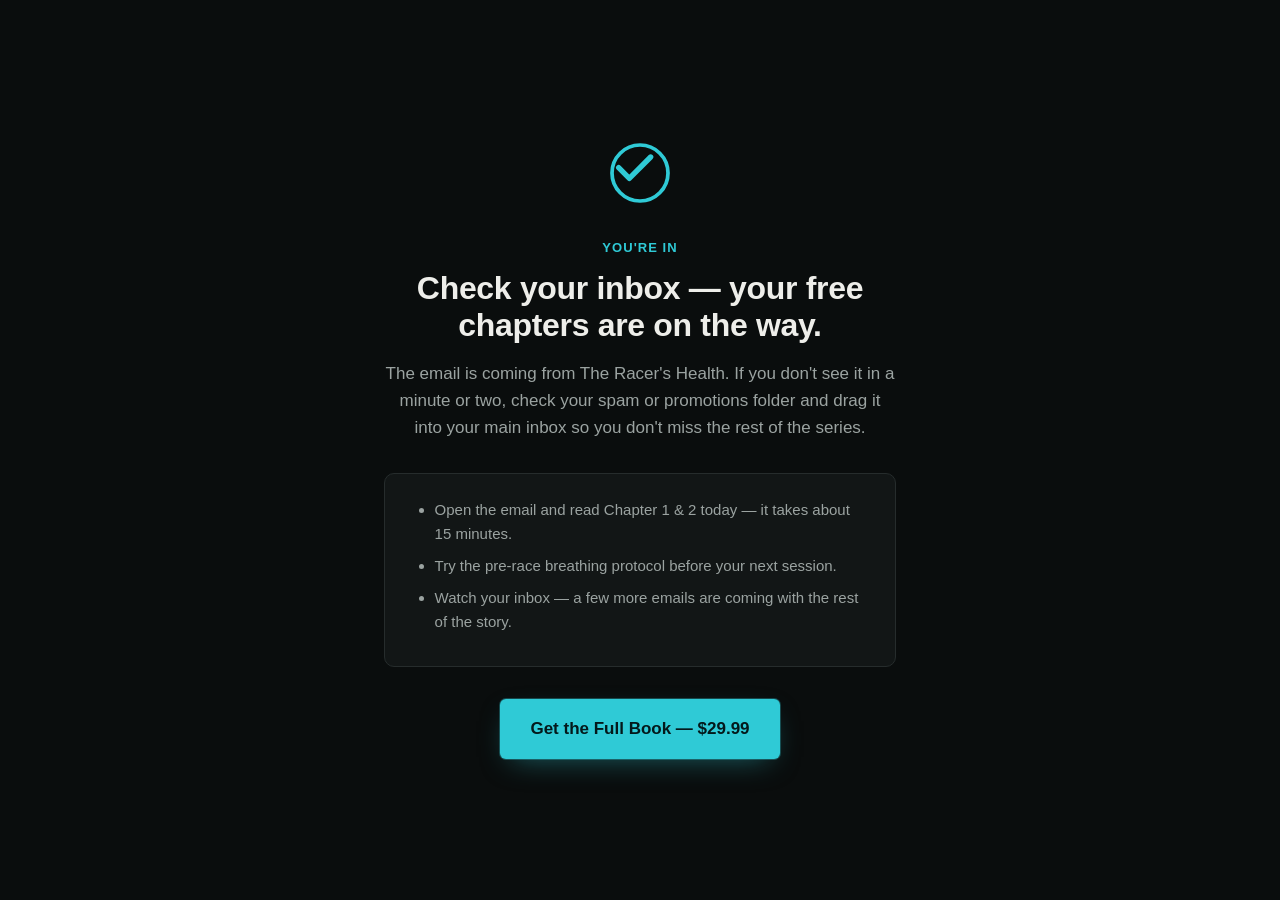
<file: thank-you.html>
<!DOCTYPE html>
<html lang="en">
<head>
<meta charset="UTF-8">
<meta name="viewport" content="width=device-width, initial-scale=1.0">
<title>You're In — The Racer's Health</title>
<meta name="robots" content="noindex">

<!-- ============================================================
     META PIXEL — PASTE YOUR PIXEL BASE CODE HERE (same as index.html)
     Then leave the fbq('track', 'Lead') line below — it fires the
     conversion event the moment someone lands here after signing up.
     Set this URL as your Kit form's "after subscribing > redirect" target.
     ============================================================ -->
<!--
<script>
!function(f,b,e,v,n,t,s)
{if(f.fbq)return;n=f.fbq=function(){n.callMethod?
n.callMethod.apply(n,arguments):n.queue.push(arguments)};
if(!f._fbq)f._fbq=n;n.push=n;n.loaded=!0;n.version='2.0';
n.queue=[];t=b.createElement(e);t.async=!0;
t.src=v;s=b.getElementsByTagName(e)[0];
s.parentNode.insertBefore(t,s)}(window, document,'script',
'https://connect.facebook.net/en_US/fbevents.js');
fbq('init', 'YOUR_PIXEL_ID');
fbq('track', 'PageView');
fbq('track', 'Lead');
</script>
-->

<link rel="stylesheet" href="style.css">
</head>
<body>

<div class="ty-wrap">
  <div class="ty-card container">
    <svg class="ty-icon" viewBox="0 0 24 24" fill="none"><path d="M4 10l4 4 8-8" stroke="currentColor" stroke-width="2" stroke-linecap="round" stroke-linejoin="round"/><circle cx="12" cy="12" r="10.5" stroke="currentColor" stroke-width="1.4"/></svg>
    <span class="section-label" style="justify-content:center; display:flex;">You're In</span>
    <h1>Check your inbox — your free chapters are on the way.</h1>
    <p>The email is coming from The Racer's Health. If you don't see it in a minute or two, check your spam or promotions folder and drag it into your main inbox so you don't miss the rest of the series.</p>

    <div class="ty-steps">
      <ul style="margin:0; padding-left:1.1rem;">
        <li>Open the email and read Chapter 1 &amp; 2 today — it takes about 15 minutes.</li>
        <li>Try the pre-race breathing protocol before your next session.</li>
        <li>Watch your inbox — a few more emails are coming with the rest of the story.</li>
      </ul>
    </div>

    <a href="https://angelo-espejo.kit.com/products/the-racers-health?step=checkout" class="btn btn-primary" style="max-width:280px; margin:0 auto;">Get the Full Book — $29.99</a>
  </div>
</div>

</body>
</html>
</file>
<file: style.css>
/* ============================================
   THE RACER'S HEALTH — Landing Page Stylesheet
   Dark-mode-default, motorsport-technical aesthetic
   ============================================ */

@import url('https://api.fontshare.com/v2/css?f[]=general-sans@600,700,500&f[]=switzer@400,500,600&display=swap');

:root {
  /* Type scale */
  --text-xs: 0.8125rem;
  --text-sm: 0.9375rem;
  --text-base: 1.0625rem;
  --text-lg: 1.25rem;
  --text-xl: 1.5rem;
  --text-2xl: 2rem;
  --text-3xl: 2.75rem;
  --text-hero: clamp(2.5rem, 5vw + 1rem, 4.25rem);

  /* Spacing */
  --space-1: 0.5rem;
  --space-2: 0.75rem;
  --space-3: 1rem;
  --space-4: 1.5rem;
  --space-5: 2rem;
  --space-6: 3rem;
  --space-7: 4.5rem;
  --space-8: 7rem;

  /* Colors — dark carbon/asphalt with teal accent */
  --bg: #0A0D0D;
  --surface: #121616;
  --surface-alt: #181D1D;
  --border: #262C2C;
  --border-strong: #363E3E;
  --text: #EEEEEA;
  --text-muted: #9BA3A1;
  --text-faint: #656C6A;
  --primary: #2FCAD6;
  --primary-hover: #58D9E2;
  --primary-deep: #0E4F55;
  --error: #E5708F;
  --warning: #E2924F;
  --success: #6FCB6B;

  --radius: 10px;
  --radius-sm: 6px;
  --max-width: 1120px;

  --font-display: 'General Sans', 'Arial', sans-serif;
  --font-body: 'Switzer', 'Inter', sans-serif;
}

* { box-sizing: border-box; }

html { scroll-behavior: smooth; }

body {
  margin: 0;
  background: var(--bg);
  color: var(--text);
  font-family: var(--font-body);
  font-size: var(--text-base);
  line-height: 1.6;
  -webkit-font-smoothing: antialiased;
}

h1, h2, h3, h4 {
  font-family: var(--font-display);
  font-weight: 600;
  line-height: 1.15;
  margin: 0 0 var(--space-3);
  letter-spacing: -0.01em;
}

p { margin: 0 0 var(--space-3); color: var(--text-muted); }

a { color: var(--primary); text-decoration: none; }

img { max-width: 100%; display: block; }

.container {
  max-width: var(--max-width);
  margin: 0 auto;
  padding: 0 var(--space-4);
}

@media (max-width: 640px) {
  .container { padding: 0 var(--space-3); }
}

/* ---------- Header ---------- */
.site-header {
  position: sticky;
  top: 0;
  z-index: 50;
  background: rgba(10, 13, 13, 0.86);
  backdrop-filter: blur(10px);
  border-bottom: 1px solid var(--border);
}

.site-header .container {
  display: flex;
  align-items: center;
  justify-content: space-between;
  height: 72px;
}

.brand {
  display: flex;
  align-items: center;
  gap: var(--space-2);
  color: var(--text);
}

.brand svg { width: 32px; height: 32px; flex-shrink: 0; }

.brand-name {
  font-family: var(--font-display);
  font-weight: 600;
  font-size: var(--text-base);
  letter-spacing: 0.01em;
  text-transform: uppercase;
}

.header-cta {
  display: inline-flex;
  align-items: center;
  gap: 0.4rem;
  padding: 0.6rem 1.2rem;
  border: 1px solid var(--border-strong);
  border-radius: var(--radius-sm);
  font-family: var(--font-display);
  font-size: var(--text-sm);
  font-weight: 600;
  color: var(--text);
  white-space: nowrap;
}

.header-cta:hover { border-color: var(--primary); color: var(--primary); }

/* ---------- Buttons ---------- */
.btn {
  display: inline-flex;
  align-items: center;
  justify-content: center;
  gap: 0.5rem;
  border: none;
  border-radius: var(--radius-sm);
  font-family: var(--font-display);
  font-weight: 600;
  font-size: var(--text-base);
  padding: 1rem 1.5rem;
  cursor: pointer;
  transition: transform 0.15s ease, background 0.15s ease, box-shadow 0.15s ease;
  width: 100%;
}

.btn-primary {
  background: var(--primary);
  color: #04191B;
  box-shadow: 0 0 0 1px rgba(47, 202, 214, 0.3), 0 10px 30px -12px rgba(47, 202, 214, 0.5);
}

.btn-primary:hover { background: var(--primary-hover); transform: translateY(-1px); }

/* ---------- Hero ---------- */
.hero {
  padding: var(--space-7) 0 var(--space-6);
  position: relative;
  overflow: hidden;
}

.hero::before {
  content: '';
  position: absolute;
  top: -20%;
  left: 50%;
  width: 900px;
  height: 900px;
  transform: translateX(-50%);
  background: radial-gradient(circle, rgba(47,202,214,0.10) 0%, rgba(47,202,214,0) 65%);
  pointer-events: none;
}

.hero .container {
  display: grid;
  grid-template-columns: 1.1fr 0.9fr;
  gap: var(--space-7);
  align-items: center;
  position: relative;
}

.eyebrow {
  display: inline-flex;
  align-items: center;
  gap: 0.5rem;
  font-family: var(--font-display);
  font-size: var(--text-xs);
  font-weight: 600;
  letter-spacing: 0.08em;
  text-transform: uppercase;
  color: var(--primary);
  margin-bottom: var(--space-3);
}

.eyebrow::before {
  content: '';
  width: 8px;
  height: 8px;
  border-radius: 50%;
  background: var(--primary);
  box-shadow: 0 0 12px 2px rgba(47,202,214,0.7);
}

.hero h1 {
  font-size: var(--text-hero);
  color: var(--text);
  max-width: 15ch;
}

.hero h1 span { color: var(--primary); }

.hero-sub {
  font-size: var(--text-lg);
  color: var(--text-muted);
  max-width: 46ch;
  margin-bottom: var(--space-5);
}

.hero-visual {
  position: relative;
  display: flex;
  justify-content: center;
}

.hero-visual img {
  max-width: 380px;
  width: 100%;
  filter: drop-shadow(0 30px 60px rgba(0,0,0,0.55));
}

/* ---------- Signup Card ---------- */
.signup-card {
  background: var(--surface);
  border: 1px solid var(--border);
  border-radius: var(--radius);
  padding: var(--space-5);
  max-width: 460px;
}

.signup-card h3 {
  font-size: var(--text-lg);
  margin-bottom: 0.3rem;
}

.signup-card .signup-note {
  font-size: var(--text-sm);
  color: var(--text-faint);
  margin-bottom: var(--space-4);
}

.formkit-form-wrap input[type="text"],
.formkit-form-wrap input[type="email"] {
  width: 100%;
  padding: 0.9rem 1rem;
  margin-bottom: 0.75rem;
  background: var(--surface-alt);
  border: 1px solid var(--border-strong);
  border-radius: var(--radius-sm);
  color: var(--text);
  font-family: var(--font-body);
  font-size: var(--text-base);
}

.formkit-form-wrap input::placeholder { color: var(--text-faint); }

.formkit-form-wrap input:focus {
  outline: none;
  border-color: var(--primary);
  box-shadow: 0 0 0 3px rgba(47,202,214,0.15);
}

/* ---- Kit (ConvertKit) embedded form overrides ----
   Kit ships inline styles + its own stylesheet on the injected form,
   so !important is required to make it match the dark theme. */
.formkit-form-wrap .formkit-form { max-width: 100%; }

.formkit-form-wrap .formkit-fields { gap: 0; }

.formkit-form-wrap .formkit-input {
  background: var(--surface-alt) !important;
  border: 1px solid var(--border-strong) !important;
  border-radius: var(--radius-sm) !important;
  color: var(--text) !important;
  font-family: var(--font-body) !important;
  font-size: var(--text-base) !important;
  font-weight: 400 !important;
}

.formkit-form-wrap .formkit-input::placeholder { color: var(--text-faint) !important; }

.formkit-form-wrap .formkit-input:focus {
  border-color: var(--primary) !important;
  box-shadow: 0 0 0 3px rgba(47,202,214,0.15);
}

.formkit-form-wrap .formkit-submit {
  background-color: var(--primary) !important;
  color: #04191B !important;
  border-radius: var(--radius-sm) !important;
  font-family: var(--font-body) !important;
  font-weight: 600 !important;
  width: 100%;
}

.formkit-form-wrap .formkit-submit:hover,
.formkit-form-wrap .formkit-submit:focus {
  background-color: var(--primary-hover) !important;
}

.formkit-form-wrap .formkit-submit > span { padding: 0.9rem 1.5rem !important; }

.formkit-form-wrap .formkit-alert-error {
  background: var(--surface-alt) !important;
  border-color: var(--error) !important;
  color: var(--error) !important;
}

.formkit-form-wrap .formkit-powered-by-convertkit-container {
  justify-content: flex-start;
  margin: 0.5rem 0 0 0 !important;
}

.formkit-form-wrap .formkit-powered-by-convertkit {
  opacity: 0.55;
  transform-origin: left center;
}

.trust-row {
  display: flex;
  flex-direction: column;
  gap: 0.5rem;
  margin-top: var(--space-4);
}

.trust-row li {
  list-style: none;
  display: flex;
  align-items: center;
  gap: 0.5rem;
  font-size: var(--text-sm);
  color: var(--text-muted);
}

.trust-row svg { width: 16px; height: 16px; color: var(--primary); flex-shrink: 0; }

.hero-trust { list-style: none; margin: 0; padding: 0; }

/* ---------- Section shell ---------- */
section { padding: var(--space-7) 0; }

.section-label {
  font-family: var(--font-display);
  font-size: var(--text-xs);
  font-weight: 600;
  letter-spacing: 0.08em;
  text-transform: uppercase;
  color: var(--primary);
  margin-bottom: var(--space-2);
  display: block;
}

.section-title {
  font-size: var(--text-3xl);
  max-width: 22ch;
  margin-bottom: var(--space-2);
}

.section-intro {
  font-size: var(--text-lg);
  max-width: 60ch;
  margin-bottom: var(--space-6);
}

/* ---------- What's Inside ---------- */
.inside-grid {
  display: grid;
  grid-template-columns: repeat(3, 1fr);
  gap: var(--space-4);
}

.inside-card {
  background: var(--surface);
  border: 1px solid var(--border);
  border-radius: var(--radius);
  padding: var(--space-5);
}

.inside-card .chip {
  display: inline-block;
  font-family: var(--font-display);
  font-size: var(--text-xs);
  font-weight: 600;
  color: var(--primary-deep);
  background: rgba(47,202,214,0.15);
  color: var(--primary);
  padding: 0.25rem 0.6rem;
  border-radius: 999px;
  margin-bottom: var(--space-3);
}

.inside-card h4 {
  font-size: var(--text-lg);
  margin-bottom: var(--space-2);
}

.inside-card p { font-size: var(--text-sm); margin-bottom: 0; }

.inside-card.locked {
  border-style: dashed;
  border-color: var(--border-strong);
  opacity: 0.85;
}

/* ---------- Credibility ---------- */
.credibility {
  background: var(--surface);
  border-top: 1px solid var(--border);
  border-bottom: 1px solid var(--border);
}

.cred-grid {
  display: grid;
  grid-template-columns: auto 1fr;
  gap: var(--space-6);
  align-items: center;
}

.cred-badges {
  display: flex;
  flex-direction: column;
  gap: var(--space-3);
}

.cred-badge {
  display: flex;
  align-items: center;
  gap: 0.75rem;
  background: var(--surface-alt);
  border: 1px solid var(--border);
  border-radius: var(--radius-sm);
  padding: 0.85rem 1.1rem;
  font-family: var(--font-display);
  font-size: var(--text-sm);
  font-weight: 600;
  white-space: nowrap;
}

.cred-badge svg { width: 20px; height: 20px; color: var(--primary); flex-shrink: 0; }

.cred-copy h3 { font-size: var(--text-2xl); }

.cred-copy p { font-size: var(--text-base); }

/* ---------- Full system / book teaser ---------- */
.system-grid {
  display: grid;
  grid-template-columns: 0.85fr 1.15fr;
  gap: var(--space-7);
  align-items: center;
}

.chapter-list {
  list-style: none;
  margin: var(--space-4) 0 var(--space-5);
  padding: 0;
  display: grid;
  gap: 0.6rem;
}

.chapter-list li {
  display: grid;
  grid-template-columns: 28px 1fr;
  gap: 0.75rem;
  align-items: baseline;
  font-size: var(--text-sm);
  color: var(--text-muted);
  border-bottom: 1px solid var(--border);
  padding-bottom: 0.6rem;
}

.chapter-list .num {
  font-family: var(--font-display);
  color: var(--primary);
  font-weight: 600;
}

.price-tag {
  display: flex;
  align-items: baseline;
  gap: 0.4rem;
  font-family: var(--font-display);
  font-weight: 700;
  font-size: var(--text-2xl);
  color: var(--text);
  margin-bottom: var(--space-4);
}

.price-tag span {
  font-size: var(--text-sm);
  font-weight: 500;
  color: var(--text-faint);
  font-family: var(--font-body);
}

.book-visual {
  display: flex;
  justify-content: center;
}

.book-visual img { max-width: 320px; }

/* ---------- Final CTA ---------- */
.final-cta {
  text-align: center;
  background: linear-gradient(180deg, var(--surface) 0%, var(--bg) 100%);
  border-top: 1px solid var(--border);
}

.final-cta .signup-card { margin: 0 auto; text-align: left; }

.final-cta .section-title { margin: 0 auto var(--space-2); }

.final-cta .section-intro { margin: 0 auto var(--space-6); }

/* ---------- Footer ---------- */
.site-footer {
  border-top: 1px solid var(--border);
  padding: var(--space-6) 0;
}

.footer-grid {
  display: flex;
  justify-content: space-between;
  align-items: flex-start;
  gap: var(--space-4);
  flex-wrap: wrap;
}

.footer-brand { display: flex; align-items: center; gap: 0.5rem; color: var(--text-muted); }
.footer-brand svg { width: 22px; height: 22px; }

.footer-disclaimer {
  max-width: 60ch;
  font-size: var(--text-xs);
  color: var(--text-faint);
}

.footer-copy {
  font-size: var(--text-xs);
  color: var(--text-faint);
  margin-top: var(--space-4);
}

/* ---------- Responsive ---------- */
@media (max-width: 920px) {
  .hero .container { grid-template-columns: 1fr; gap: var(--space-5); }
  .hero-visual { order: -1; }
  .hero-visual img { max-width: 240px; }
  .inside-grid { grid-template-columns: 1fr; }
  .cred-grid { grid-template-columns: 1fr; }
  .cred-badges { flex-direction: row; flex-wrap: wrap; }
  .system-grid { grid-template-columns: 1fr; }
  .book-visual { order: -1; }
  .book-visual img { max-width: 200px; }
  .section-title { font-size: var(--text-2xl); }
}

@media (max-width: 480px) {
  .header-cta span.long { display: none; }
  .brand-name { font-size: var(--text-xs); white-space: nowrap; }
  .site-header .container { height: 64px; }
}

/* ---------- Thank-you page ---------- */
.ty-wrap {
  min-height: 100vh;
  display: flex;
  align-items: center;
  justify-content: center;
  padding: var(--space-5);
  text-align: center;
}

.ty-card { max-width: 560px; }

.ty-icon {
  width: 64px;
  height: 64px;
  margin: 0 auto var(--space-4);
  color: var(--primary);
}

.ty-card h1 { font-size: var(--text-2xl); margin-bottom: var(--space-3); }

.ty-steps {
  text-align: left;
  background: var(--surface);
  border: 1px solid var(--border);
  border-radius: var(--radius);
  padding: var(--space-4) var(--space-5);
  margin: var(--space-5) 0;
}

.ty-steps li { color: var(--text-muted); font-size: var(--text-sm); margin-bottom: 0.5rem; }
</file>
